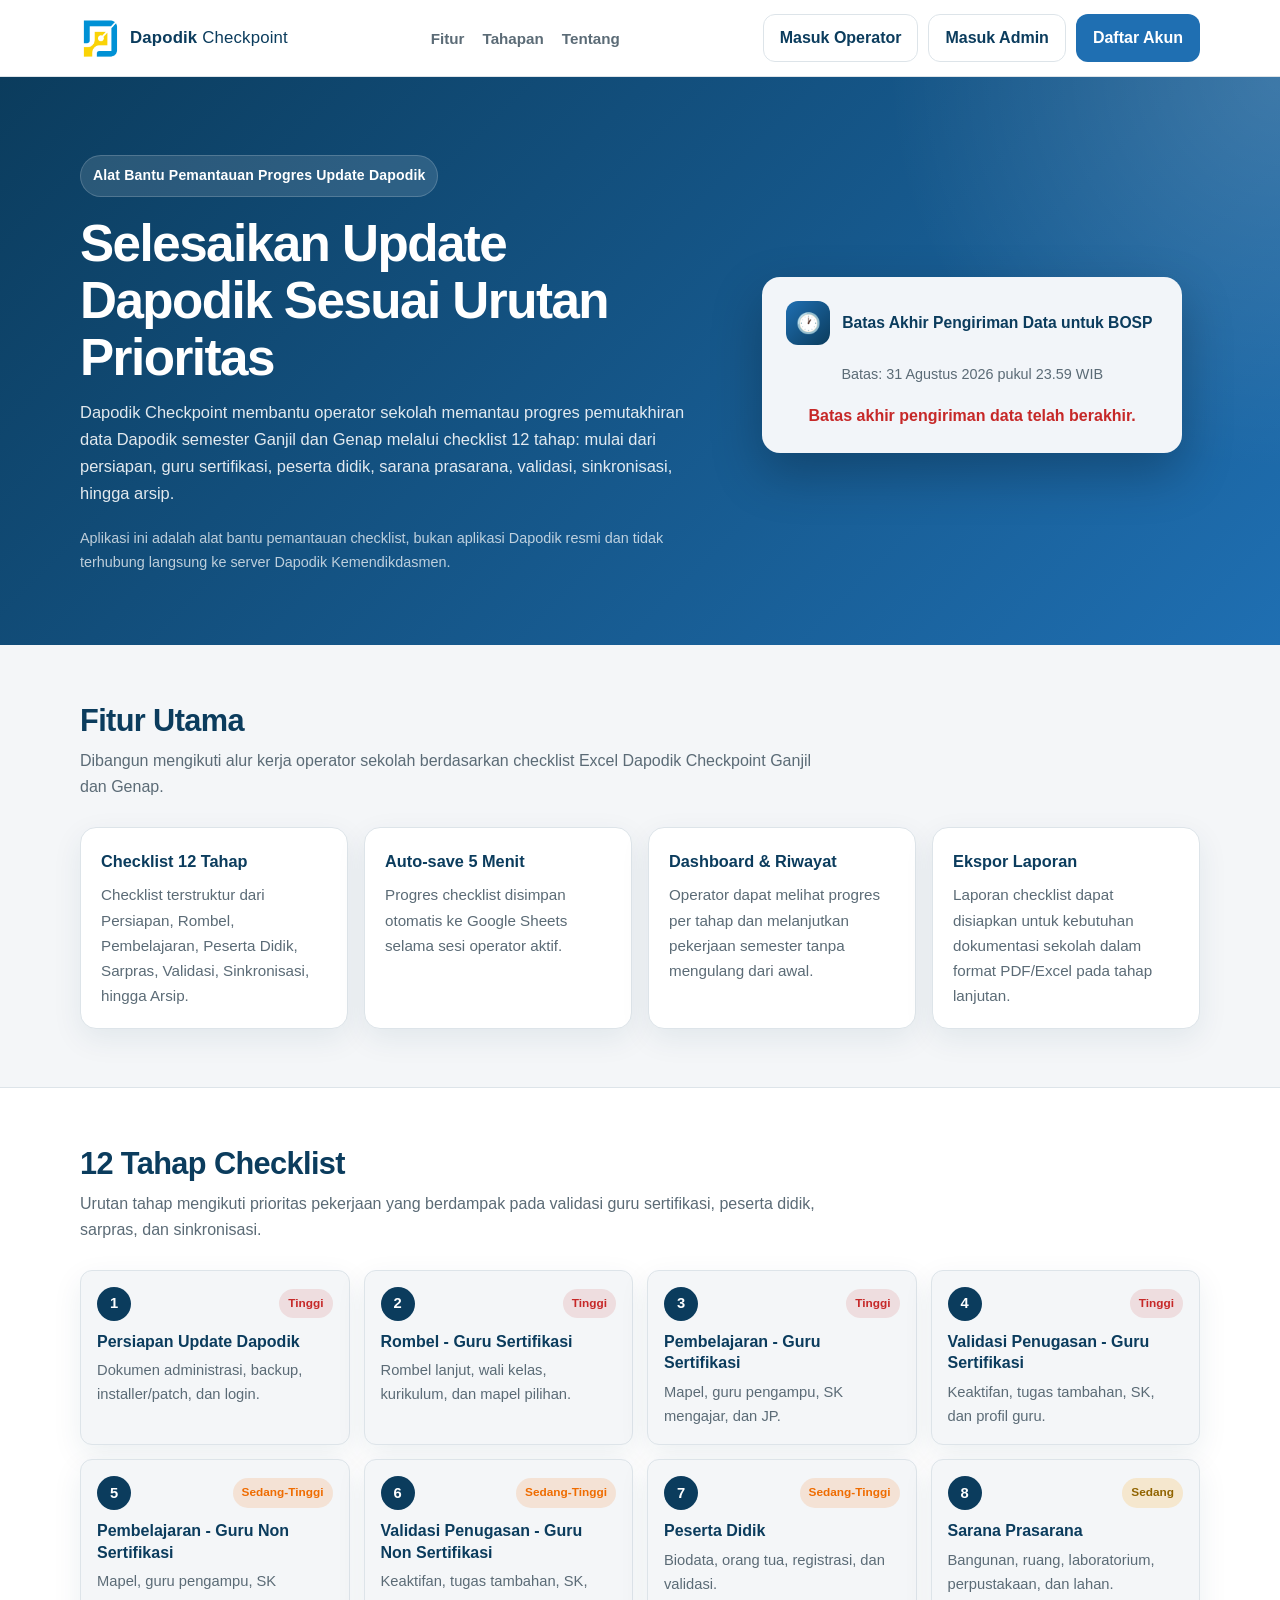
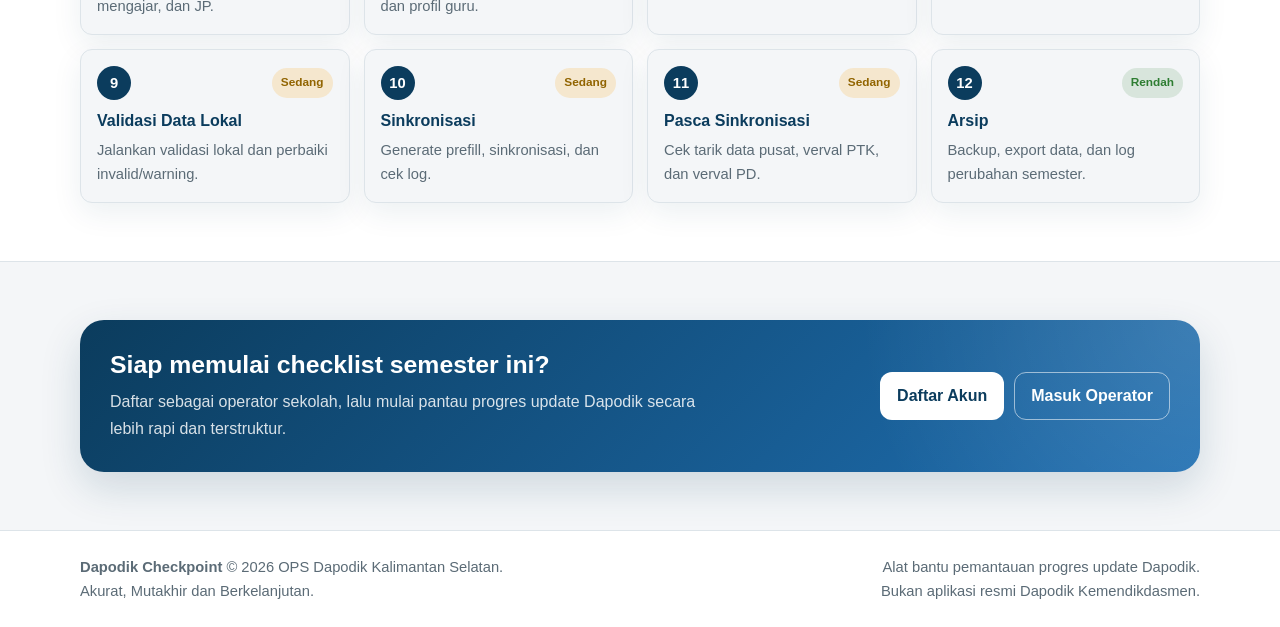
<file: index.html>
<!DOCTYPE html>
<html lang="id">
<head>
  <meta charset="UTF-8" />
  <meta name="viewport" content="width=device-width, initial-scale=1.0" />
  <title>Dapodik Checkpoint - Pantau Progres Update Dapodik</title>
  <meta name="description" content="Aplikasi checklist progres pemutakhiran Dapodik untuk operator sekolah." />

  <link rel="icon" type="image/png" href="assets/logo-dapodik.png" />
  <link rel="stylesheet" href="css/style.css" />
</head>
<body>
  <a class="skip-link" href="#main">Lewati ke konten</a>

  <header class="site-header">
    <div class="container header-inner">
      <a class="brand" href="#/">
        <img
          src="assets/logo-dapodik.png"
          alt="Logo Dapodik"
          class="brand-logo"
          onerror="this.style.display='none'"
        />
        <span class="brand-text">
          <strong>Dapodik</strong> Checkpoint
        </span>
      </a>

      <nav class="site-nav" aria-label="Navigasi utama">
        <a href="#fitur">Fitur</a>
        <a href="#tahapan">Tahapan</a>
        <a href="#tentang">Tentang</a>
      </nav>

      <div class="header-actions">
        <button class="btn btn-outline" data-action="open-login-operator">
          Masuk Operator
        </button>

        <button class="btn btn-outline" data-action="open-login-admin">
          Masuk Admin
        </button>

        <button class="btn btn-primary" data-action="open-register">
          Daftar Akun
        </button>
      </div>
    </div>
  </header>

  <main id="main">
<section class="hero">
  <div class="container hero-inner">
    <div class="hero-left">
      <div class="hero-badge">
        Alat Bantu Pemantauan Progres Update Dapodik
      </div>

      <h1>
        Selesaikan Update Dapodik Sesuai Urutan Prioritas
      </h1>

      <p>
        Dapodik Checkpoint membantu operator sekolah memantau progres
        pemutakhiran data Dapodik semester Ganjil dan Genap melalui
        checklist 12 tahap: mulai dari persiapan, guru sertifikasi,
        peserta didik, sarana prasarana, validasi, sinkronisasi,
        hingga arsip.
      </p>

      <div class="hero-note">
        Aplikasi ini adalah alat bantu pemantauan checklist, bukan aplikasi
        Dapodik resmi dan tidak terhubung langsung ke server Dapodik
        Kemendikdasmen.
      </div>
    </div>

    <div class="hero-right">
      <div id="bosp-countdown" class="bosp-card">
        <div class="bosp-head">
          <div class="bosp-icon">🕐</div>
          <div class="bosp-title">
            Batas Akhir Pengiriman Data untuk BOSP
          </div>
        </div>

        <div class="bosp-timer" id="bosp-timer">
          <div class="bosp-unit">
            <div class="bosp-value" id="bosp-hari">0</div>
            <div class="bosp-label">Hari</div>
          </div>
          <div class="bosp-unit">
            <div class="bosp-value" id="bosp-jam">00</div>
            <div class="bosp-label">Jam</div>
          </div>
          <div class="bosp-unit">
            <div class="bosp-value" id="bosp-menit">00</div>
            <div class="bosp-label">Menit</div>
          </div>
          <div class="bosp-unit">
            <div class="bosp-value" id="bosp-detik">00</div>
            <div class="bosp-label">Detik</div>
          </div>
        </div>

        <div class="bosp-date">
          Batas: 31 Agustus 2026 pukul 23.59 WIB
        </div>

        <div id="bosp-expired" class="bosp-expired" style="display: none;">
          Batas akhir pengiriman data telah berakhir.
        </div>
      </div>
    </div>
  </div>
</section>

    <section id="fitur" class="section">
            <div class="container">
        <div class="section-heading">
          <h2>Fitur Utama</h2>
          <p>
            Dibangun mengikuti alur kerja operator sekolah berdasarkan
            checklist Excel Dapodik Checkpoint Ganjil dan Genap.
          </p>
        </div>

        <div class="grid grid-4">
          <article class="card">
            <h3>Checklist 12 Tahap</h3>
            <p>
              Checklist terstruktur dari Persiapan, Rombel, Pembelajaran,
              Peserta Didik, Sarpras, Validasi, Sinkronisasi, hingga Arsip.
            </p>
          </article>

          <article class="card">
            <h3>Auto-save 5 Menit</h3>
            <p>
              Progres checklist disimpan otomatis ke Google Sheets selama
              sesi operator aktif.
            </p>
          </article>

          <article class="card">
            <h3>Dashboard & Riwayat</h3>
            <p>
              Operator dapat melihat progres per tahap dan melanjutkan
              pekerjaan semester tanpa mengulang dari awal.
            </p>
          </article>

          <article class="card">
            <h3>Ekspor Laporan</h3>
            <p>
              Laporan checklist dapat disiapkan untuk kebutuhan dokumentasi
              sekolah dalam format PDF/Excel pada tahap lanjutan.
            </p>
          </article>
        </div>
      </div>
    </section>

    <section id="tahapan" class="section section-alt">
      <div class="container">
        <div class="section-heading">
          <h2>12 Tahap Checklist</h2>
          <p>
            Urutan tahap mengikuti prioritas pekerjaan yang berdampak pada
            validasi guru sertifikasi, peserta didik, sarpras, dan sinkronisasi.
          </p>
        </div>

        <div class="stage-grid">
          <article class="stage-item">
            <div class="stage-top">
              <span class="stage-number">1</span>
              <span class="badge badge-red">Tinggi</span>
            </div>
            <strong>Persiapan Update Dapodik</strong>
            <p>Dokumen administrasi, backup, installer/patch, dan login.</p>
          </article>

          <article class="stage-item">
            <div class="stage-top">
              <span class="stage-number">2</span>
              <span class="badge badge-red">Tinggi</span>
            </div>
            <strong>Rombel - Guru Sertifikasi</strong>
            <p>Rombel lanjut, wali kelas, kurikulum, dan mapel pilihan.</p>
          </article>

          <article class="stage-item">
            <div class="stage-top">
              <span class="stage-number">3</span>
              <span class="badge badge-red">Tinggi</span>
            </div>
            <strong>Pembelajaran - Guru Sertifikasi</strong>
            <p>Mapel, guru pengampu, SK mengajar, dan JP.</p>
          </article>

          <article class="stage-item">
            <div class="stage-top">
              <span class="stage-number">4</span>
              <span class="badge badge-red">Tinggi</span>
            </div>
            <strong>Validasi Penugasan - Guru Sertifikasi</strong>
            <p>Keaktifan, tugas tambahan, SK, dan profil guru.</p>
          </article>

          <article class="stage-item">
            <div class="stage-top">
              <span class="stage-number">5</span>
              <span class="badge badge-orange">Sedang-Tinggi</span>
            </div>
            <strong>Pembelajaran - Guru Non Sertifikasi</strong>
            <p>Mapel, guru pengampu, SK mengajar, dan JP.</p>
          </article>

          <article class="stage-item">
            <div class="stage-top">
              <span class="stage-number">6</span>
              <span class="badge badge-orange">Sedang-Tinggi</span>
            </div>
            <strong>Validasi Penugasan - Guru Non Sertifikasi</strong>
            <p>Keaktifan, tugas tambahan, SK, dan profil guru.</p>
          </article>

          <article class="stage-item">
            <div class="stage-top">
              <span class="stage-number">7</span>
              <span class="badge badge-orange">Sedang-Tinggi</span>
            </div>
            <strong>Peserta Didik</strong>
            <p>Biodata, orang tua, registrasi, dan validasi.</p>
          </article>

          <article class="stage-item">
            <div class="stage-top">
              <span class="stage-number">8</span>
              <span class="badge badge-yellow">Sedang</span>
            </div>
            <strong>Sarana Prasarana</strong>
            <p>Bangunan, ruang, laboratorium, perpustakaan, dan lahan.</p>
          </article>

          <article class="stage-item">
            <div class="stage-top">
              <span class="stage-number">9</span>
              <span class="badge badge-yellow">Sedang</span>
            </div>
            <strong>Validasi Data Lokal</strong>
            <p>Jalankan validasi lokal dan perbaiki invalid/warning.</p>
          </article>

          <article class="stage-item">
            <div class="stage-top">
              <span class="stage-number">10</span>
              <span class="badge badge-yellow">Sedang</span>
            </div>
            <strong>Sinkronisasi</strong>
            <p>Generate prefill, sinkronisasi, dan cek log.</p>
          </article>

          <article class="stage-item">
            <div class="stage-top">
              <span class="stage-number">11</span>
              <span class="badge badge-yellow">Sedang</span>
            </div>
            <strong>Pasca Sinkronisasi</strong>
            <p>Cek tarik data pusat, verval PTK, dan verval PD.</p>
          </article>

          <article class="stage-item">
            <div class="stage-top">
              <span class="stage-number">12</span>
              <span class="badge badge-green">Rendah</span>
            </div>
            <strong>Arsip</strong>
            <p>Backup, export data, dan log perubahan semester.</p>
          </article>
        </div>
      </div>
    </section>

    <section id="tentang" class="section">
      <div class="container">
        <div class="cta-box">
          <div>
            <h2>Siap memulai checklist semester ini?</h2>
            <p>
              Daftar sebagai operator sekolah, lalu mulai pantau progres
              update Dapodik secara lebih rapi dan terstruktur.
            </p>
          </div>

          <div class="cta-actions">
            <button class="btn btn-light" data-action="open-register">
              Daftar Akun
            </button>

            <button class="btn btn-outline-light" data-action="open-login-operator">
              Masuk Operator
            </button>
          </div>
        </div>
      </div>
    </section>
  </main>

  <footer class="site-footer">
    <div class="container footer-inner">
      <div>
        <strong>Dapodik Checkpoint</strong>
        <span id="footer-year"></span>&nbsp;OPS Dapodik Kalimantan Selatan.<br>
        Akurat, Mutakhir dan Berkelanjutan.
      </div>

      <div class="footer-note">
        Alat bantu pemantauan progres update Dapodik.<br>
		Bukan aplikasi resmi Dapodik Kemendikdasmen.
      </div>
    </div>
  </footer>

  <script src="js/config.js"></script>
  <script src="js/app.js"></script>
  <script src="js/notifikasi.js"></script>
  <script src="js/countdown-bosp.js"></script>
</body>
</html>
</file>
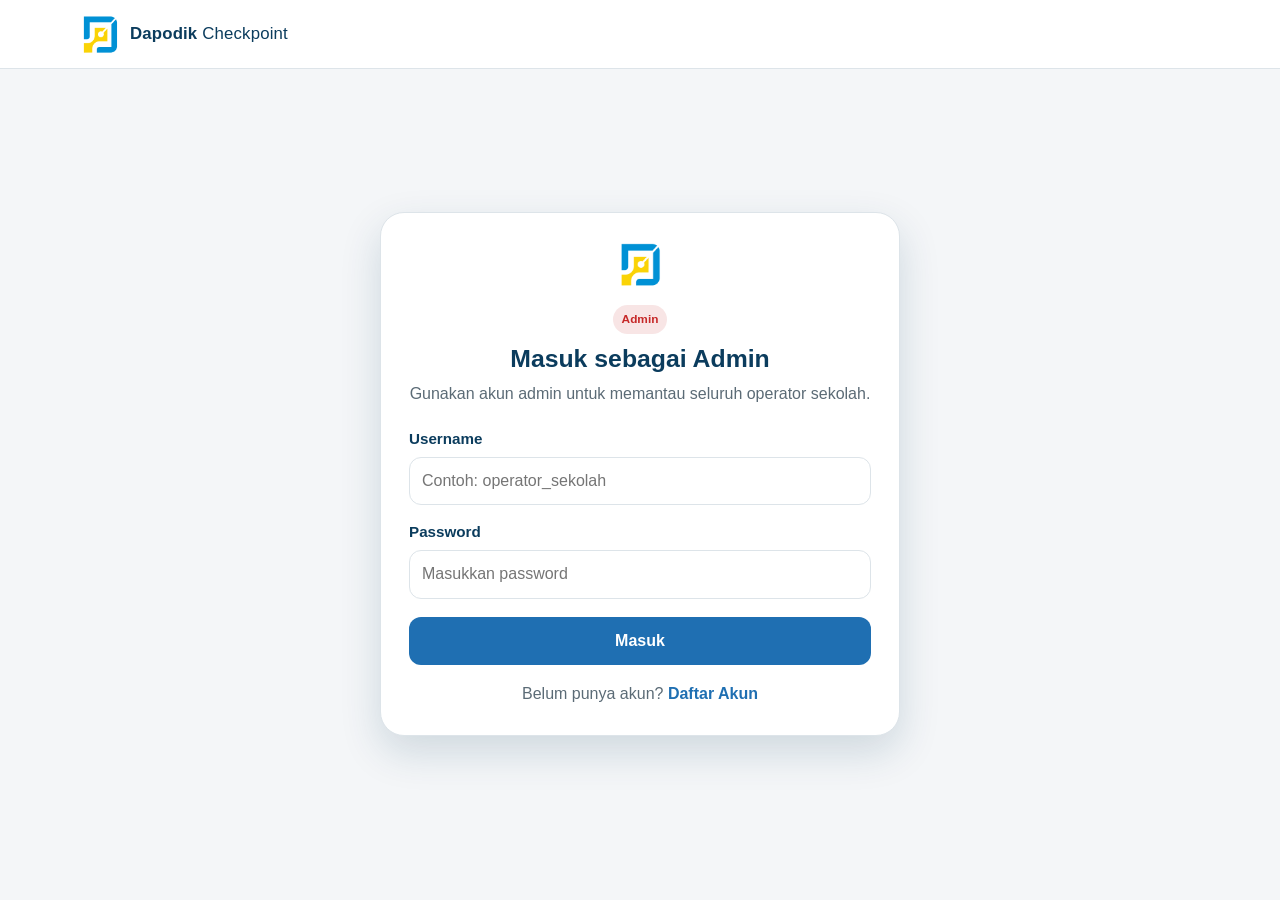
<file: admin-profil.html>
<!DOCTYPE html>
<html lang="id">
<head>
  <meta charset="UTF-8" />
  <meta name="viewport" content="width=device-width, initial-scale=1.0" />
  <title>Profil Admin - Dapodik Checkpoint</title>

  <link rel="icon" type="image/png" href="assets/logo-dapodik.png" />
  <link rel="stylesheet" href="css/style.css" />
</head>
<body>
  <header class="site-header">
    <div class="container header-inner">
      <a class="brand" href="admin.html">
        <img
          src="assets/logo-dapodik.png"
          alt="Logo Dapodik"
          class="brand-logo"
          onerror="this.style.display='none'"
        />
        <span class="brand-text">
          <strong>Dapodik</strong> Checkpoint
        </span>
      </a>

      <div class="header-actions">
        <a class="btn btn-outline" href="admin.html">Dashboard Admin</a>
        <a class="btn btn-outline" href="admin-profil.html">Profil Admin</a>
        <div class="dropdown-container">
          <button id="admin-profil-dropdown-toggle" class="btn btn-primary" type="button">
            Ubah Profil ▼
          </button>

          <div id="admin-profil-dropdown-menu" class="dropdown-menu" style="display: none;">
            <button class="dropdown-item" data-section="admin-data">
              📝 Ubah Data Admin
            </button>
            <button class="dropdown-item" data-section="admin-password">
              🔒 Ubah Password
            </button>
          </div>
        </div>
        <button id="logout-button" class="btn btn-outline" type="button">
          Keluar
        </button>
      </div>
    </div>
  </header>

  <main class="section">
    <div class="container" id="admin-profil-page">
      <div id="admin-profil-message" class="alert" role="alert"></div>

      <section class="card">
        <h2 class="dashboard-title">Profil Admin</h2>

        <div class="profile-list">
          <div class="profile-item">
            <span>Role</span>
            <strong id="admin-profil-role-badge" class="badge badge-red">Admin</strong>
          </div>

          <div class="profile-item">
            <span>Nama</span>
            <strong id="admin-profil-nama">-</strong>
          </div>

          <div class="profile-item">
            <span>Username</span>
            <strong id="admin-profil-username">-</strong>
          </div>

          <div class="profile-item">
            <span>Email</span>
            <strong id="admin-profil-email">-</strong>
          </div>

          <div class="profile-item">
            <span>No. HP / WA</span>
            <strong id="admin-profil-no-hp">-</strong>
          </div>
        </div>
      </section>

      <!-- Section 1: Ubah Data Admin -->
      <section class="card" id="section-admin-data" style="display: none; margin-top: 16px;">
        <div class="section-header-with-close">
          <h2 class="dashboard-title">Ubah Data Admin</h2>
          <button class="btn-close-section" data-section="admin-data" type="button">×</button>
        </div>

        <div id="admin-data-message" class="alert" role="alert"></div>

        <form id="admin-data-form" novalidate>
          <div class="form-grid-2">
            <div class="field">
              <label for="admin-nama-operator">Nama</label>
              <input
                type="text"
                id="admin-nama-operator"
                placeholder="Contoh: Administrator"
              />
            </div>

            <div class="field">
              <label for="admin-email">Email</label>
              <input
                type="email"
                id="admin-email"
                autocomplete="email"
                placeholder="Contoh: admin@sekolah.sch.id"
              />
            </div>

            <div class="field">
              <label for="admin-no-hp">No. HP / WA</label>
              <input
                type="text"
                id="admin-no-hp"
                inputmode="tel"
                placeholder="Contoh: 081234567890"
              />
            </div>
          </div>

          <div class="form-actions">
            <button
              type="submit"
              id="admin-data-submit"
              class="btn btn-primary btn-block"
            >
              Simpan Data Admin
            </button>
          </div>
        </form>
      </section>

      <!-- Section 2: Ubah Password -->
      <section class="card" id="section-admin-password" style="display: none; margin-top: 16px;">
        <div class="section-header-with-close">
          <h2 class="dashboard-title">Ubah Password</h2>
          <button class="btn-close-section" data-section="admin-password" type="button">×</button>
        </div>

        <div id="admin-password-message" class="alert" role="alert"></div>

        <form id="admin-password-form" novalidate>
          <div class="form-grid">
            <div class="field">
              <label for="admin-current-password">Password Lama</label>
              <input
                type="password"
                id="admin-current-password"
                autocomplete="current-password"
                placeholder="Masukkan password lama"
              />
            </div>

            <div class="field">
              <label for="admin-new-password">Password Baru</label>
              <input
                type="password"
                id="admin-new-password"
                autocomplete="new-password"
                placeholder="Minimal 8 karakter"
              />
            </div>

            <div class="field">
              <label for="admin-confirm-password">Konfirmasi Password Baru</label>
              <input
                type="password"
                id="admin-confirm-password"
                autocomplete="new-password"
                placeholder="Ulangi password baru"
              />
            </div>
          </div>

          <div class="form-actions">
            <button
              type="submit"
              id="admin-password-submit"
              class="btn btn-primary btn-block"
            >
              Simpan Password
            </button>
          </div>
        </form>
      </section>

    </div>
  </main>

  <script src="js/config.js"></script>
  <script src="js/api.js"></script>
  <script src="js/auth.js"></script>
  <script src="js/admin-profil.js"></script>
  <script src="js/notifikasi.js"></script>
</body>
</html>
</file>
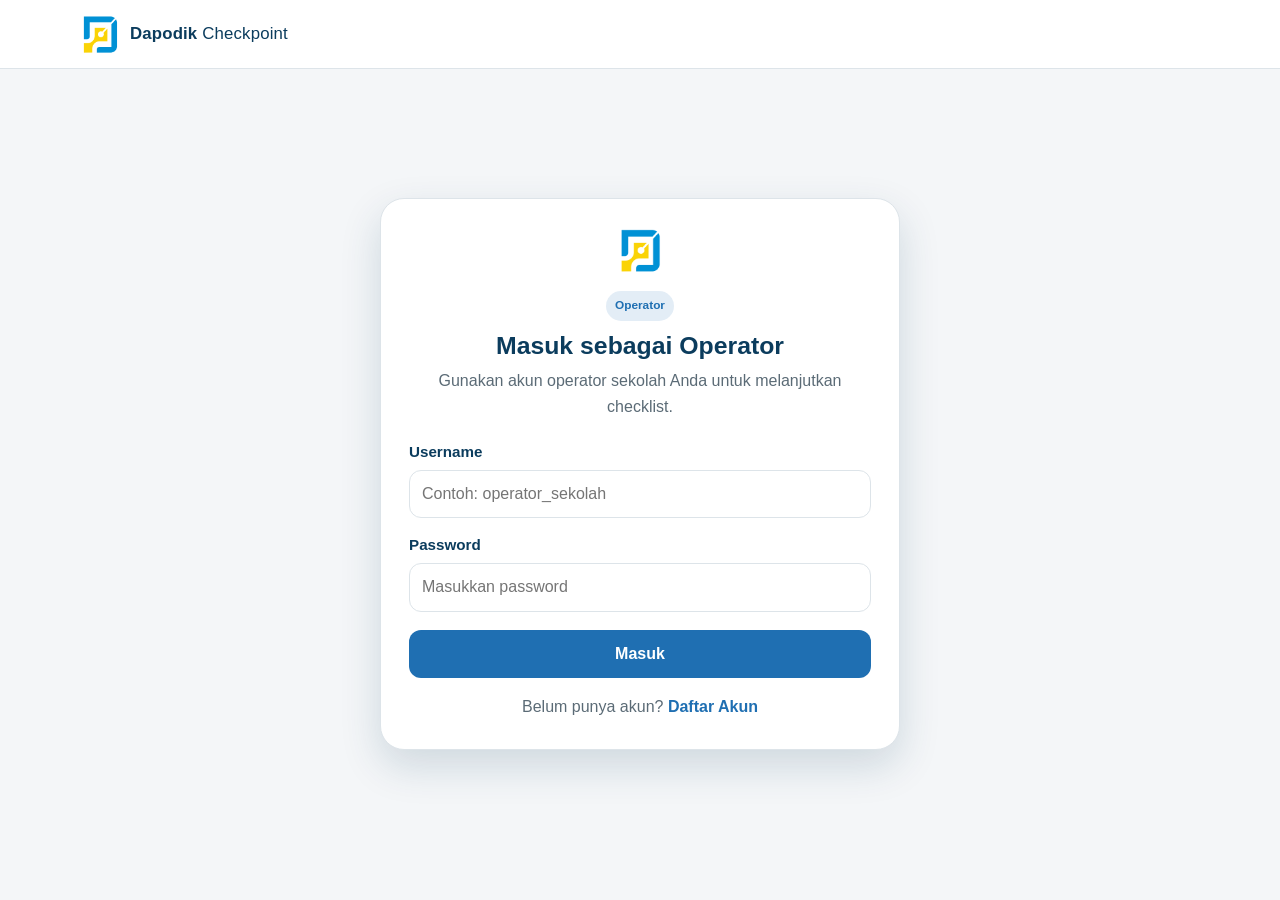
<file: checklist.html>
<!DOCTYPE html>
<html lang="id">
<head>
  <meta charset="UTF-8" />
  <meta name="viewport" content="width=device-width, initial-scale=1.0" />
  <title>Checklist - Dapodik Checkpoint</title>

  <link rel="icon" type="image/png" href="assets/logo-dapodik.png" />
  <link rel="stylesheet" href="css/style.css" />
</head>
<body>
  <header class="site-header">
    <div class="container header-inner">
      <a class="brand" href="dashboard.html">
        <img
          src="assets/logo-dapodik.png"
          alt="Logo Dapodik"
          class="brand-logo"
          onerror="this.style.display='none'"
        />
        <span class="brand-text">
          <strong>Dapodik</strong> Checkpoint
        </span>
      </a>

      <div class="header-actions">
        <a class="btn btn-outline" href="dashboard.html">Dashboard</a>
      </div>
    </div>
  </header>

  <main class="section">
    <div class="container" id="checklist-page">
      <div id="checklist-message" class="alert" role="alert"></div>

      <section class="card checklist-toolbar">
        <div class="toolbar-grid">
          <div class="field">
            <label for="checklist-semester">Semester</label>
            <select id="checklist-semester" class="select-input">
              <option value="Ganjil">Ganjil</option>
              <option value="Genap">Genap</option>
            </select>
          </div>

          <div class="field">
            <label for="checklist-tahun">Tahun Pelajaran</label>
            <select id="checklist-tahun" class="select-input">
            </select>
          </div>

          <div class="field">
            <label>Metode Update</label>
            <div class="radio-group">
              <label class="radio-pill">
                <input
                  type="radio"
                  name="metode-update"
                  value="Installer"
                  checked
                />
                Installer
              </label>

              <label class="radio-pill">
                <input
                  type="radio"
                  name="metode-update"
                  value="Patch"
                />
                Patch
              </label>
            </div>
          </div>
        </div>

        <div class="btn-group">
          <button id="reload-checklist-button" class="btn btn-outline" type="button">
            Muat Ulang
          </button>

          <button id="save-checklist-button" class="btn btn-primary" type="button">
            Simpan Sekarang
          </button>
        </div>

        <div id="save-status" class="muted">
          Tidak ada perubahan yang belum disimpan
        </div>

        <div class="progress-summary checklist-progress-summary">
          <div class="progress-total-percent" id="checklist-total-percent">0%</div>

          <div class="progress-track">
            <div
              id="checklist-total-bar"
              class="progress-fill"
              style="width: 0%"
            ></div>
          </div>

          <div id="checklist-total-checked" class="muted">
            0 dari 0 item tercentang
          </div>
        </div>
      </section>

      <div class="checklist-layout">
        <aside class="checklist-sidebar" id="stage-nav"></aside>
        <section class="checklist-content" id="checklist-content"></section>
      </div>
    </div>
  </main>

  <script src="js/config.js"></script>
  <script src="js/api.js"></script>
  <script src="js/auth.js"></script>
  <script src="js/tahun-pelajaran.js"></script>  
  <script src="js/checklist.js"></script>
  <script src="js/checklist-save-patch.js"></script>
  <script src="js/notifikasi.js"></script>
</body>
</html>
</file>
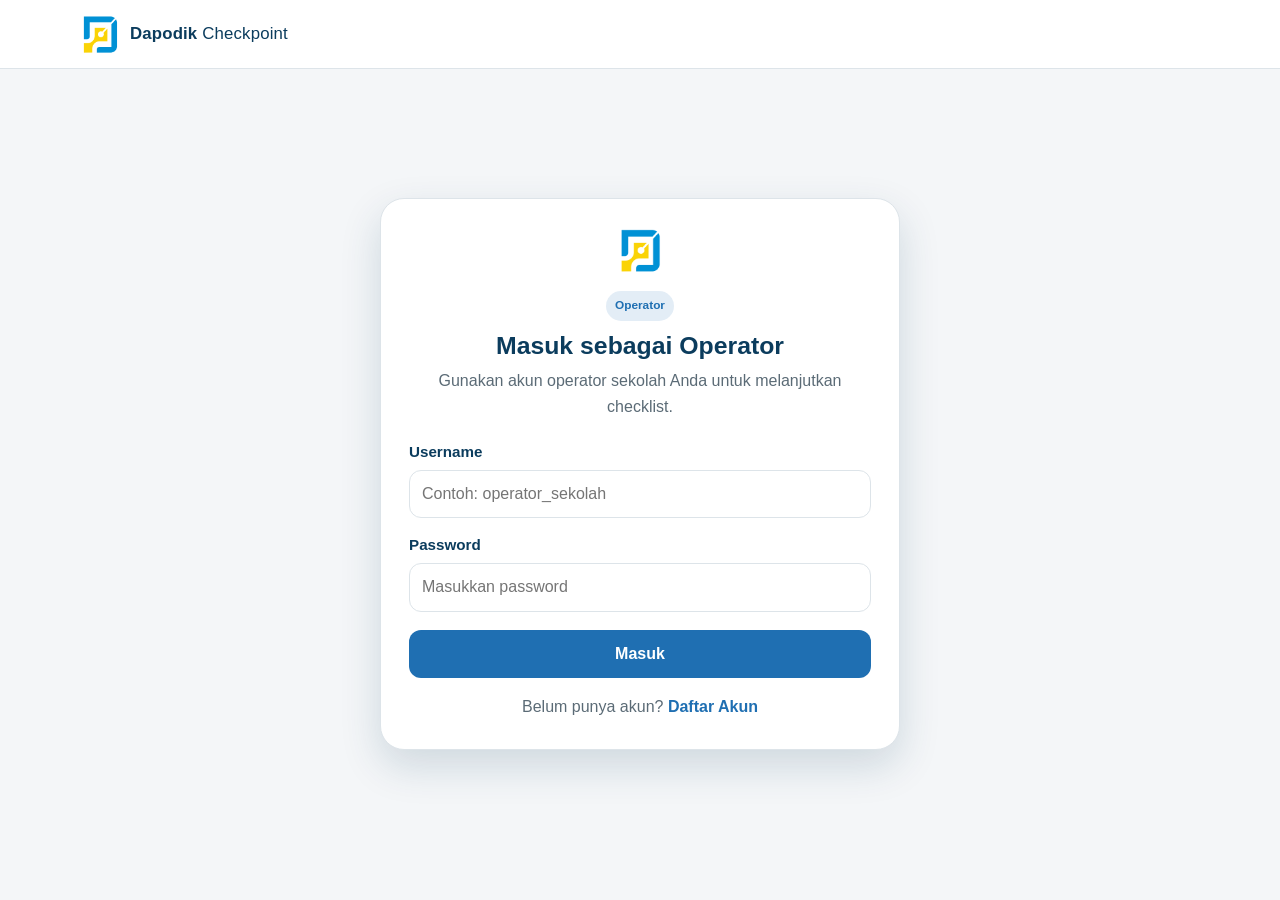
<file: dashboard.html>
<!DOCTYPE html>
<html lang="id">
<head>
  <meta charset="UTF-8" />
  <meta name="viewport" content="width=device-width, initial-scale=1.0" />
  <title>Dashboard Operator - Dapodik Checkpoint</title>

  <link rel="icon" type="image/png" href="assets/logo-dapodik.png" />
  <link rel="stylesheet" href="css/style.css" />
</head>
<body>
  <header class="site-header">
    <div class="container header-inner">
      <a class="brand" href="index.html">
        <img
          src="assets/logo-dapodik.png"
          alt="Logo Dapodik"
          class="brand-logo"
          onerror="this.style.display='none'"
        />
        <span class="brand-text">
          <strong>Dapodik</strong> Checkpoint
        </span>
      </a>

      <div class="header-actions">
        <a class="btn btn-outline" href="profil.html">Profil</a>
        <a class="btn btn-outline" href="riwayat.html">Riwayat</a>
        <a class="btn btn-outline" href="export.html">Ekspor</a>

        <button id="logout-button" class="btn btn-outline">
          Keluar
        </button>
      </div>
    </div>
  </header>

  <main class="section">
    <div class="container" id="dashboard-page">
      <div id="dashboard-message" class="alert" role="alert"></div>

      <div class="dashboard-grid">
        <section class="card dashboard-card">
          <h2 class="dashboard-title">Profil</h2>

          <div class="profile-list">
            <div class="profile-item">
              <span>Role</span>
              <strong id="profile-role-badge" class="badge badge-blue">-</strong>
            </div>

            <div class="profile-item">
              <span>Nama Sekolah</span>
              <strong id="profile-sekolah">-</strong>
            </div>

            <div class="profile-item">
              <span>NPSN</span>
              <strong id="profile-npsn">-</strong>
            </div>

            <div class="profile-item">
              <span>Nama Operator</span>
              <strong id="profile-nama">-</strong>
            </div>

            <div class="profile-item">
              <span>Username</span>
              <strong id="profile-username">-</strong>
            </div>

            <div class="profile-item">
              <span>Email</span>
              <strong id="profile-email">-</strong>
            </div>
          </div>
        </section>

        <section class="card dashboard-card">
          <h2 class="dashboard-title">Periode Checklist</h2>

          <div class="period-controls">
            <div class="field">
              <label for="period-semester">Semester</label>
              <select id="period-semester" class="select-input">
                <option value="Ganjil">Ganjil</option>
                <option value="Genap">Genap</option>
              </select>
            </div>

            <div class="field">
              <label for="period-tahun">Tahun Pelajaran</label>
              <select id="period-tahun" class="select-input"></select>
              <p class="field-hint">
                Format yang valid: 2026/2027
              </p>
            </div>

            <div class="btn-group">
              <button id="load-progress-button" class="btn btn-outline btn-block" type="button">
                Muat Progres
              </button>

              <button id="continue-checklist-button" class="btn btn-primary btn-block" type="button">
                Lanjutkan Checklist
              </button>
            </div>
          </div>
        </section>

        <section class="card dashboard-card">
          <h2 class="dashboard-title">Progres Keseluruhan</h2>

          <div class="progress-summary">
            <div class="progress-total-percent" id="total-percent">0%</div>

            <div class="progress-track">
              <div
                id="total-bar"
                class="progress-fill"
                style="width: 0%"
              ></div>
            </div>

            <div id="total-checked" class="muted">
              0 dari 0 item tercentang
            </div>

            <div id="total-weight-info" class="muted">
              Bobot tercentang: 0 dari 0
            </div>
          </div>
        </section>
      </div>

      <section class="card">
        <h2 class="dashboard-title">Progres per Tahap</h2>
        <div id="stage-list" class="stage-list"></div>
      </section>
    </div>
  </main>

  <script src="js/config.js"></script>
  <script src="js/api.js"></script>
  <script src="js/auth.js"></script>
  <script src="js/dashboard.js"></script>
  <script src="js/tahun-pelajaran.js"></script>
  <script src="js/notifikasi.js"></script>
</body>
</html>
</file>
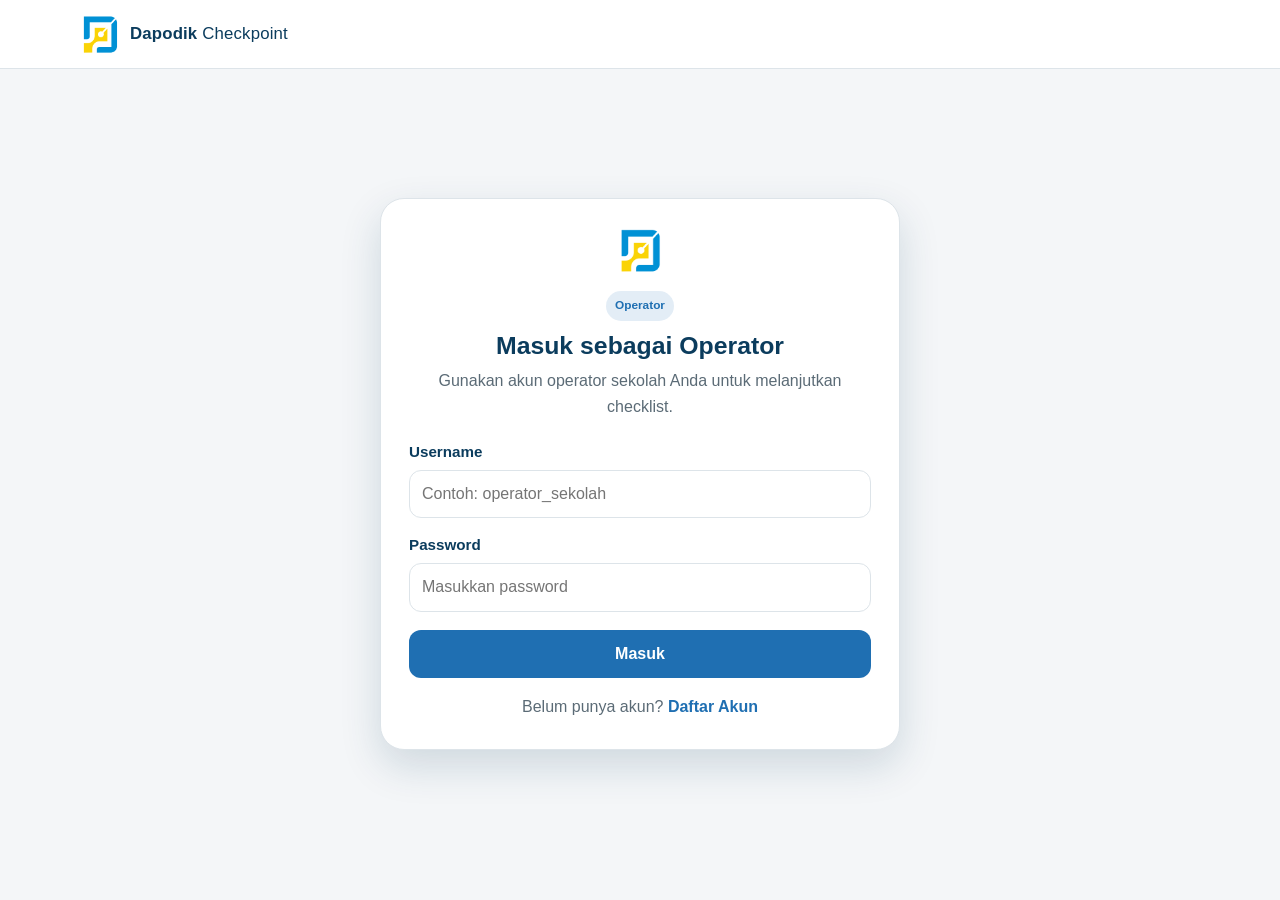
<file: login.html>
<!DOCTYPE html>
<html lang="id">
<head>
  <meta charset="UTF-8" />
  <meta name="viewport" content="width=device-width, initial-scale=1.0" />
  <title>Masuk - Dapodik Checkpoint</title>
  <meta name="description" content="Masuk ke aplikasi Dapodik Checkpoint." />

  <link rel="icon" type="image/png" href="assets/logo-dapodik.png" />
  <link rel="stylesheet" href="css/style.css" />
</head>
<body>
  <header class="site-header">
    <div class="container header-inner">
      <a class="brand" href="index.html">
        <img
          src="assets/logo-dapodik.png"
          alt="Logo Dapodik"
          class="brand-logo"
          onerror="this.style.display='none'"
        />
        <span class="brand-text">
          <strong>Dapodik</strong> Checkpoint
        </span>
      </a>
    </div>
  </header>

  <main class="auth-page">
    <div class="container">
      <div class="auth-card">
        <div class="auth-brand">
          <img
            src="assets/logo-dapodik.png"
            alt="Logo Dapodik"
            onerror="this.style.display='none'"
          />
        </div>

        <div class="auth-head">
          <span id="login-role-badge" class="badge badge-blue">Operator</span>
          <h1 id="login-title" class="auth-title">Masuk sebagai Operator</h1>
          <p id="login-subtitle" class="auth-sub">
            Gunakan akun operator sekolah Anda untuk melanjutkan checklist.
          </p>
        </div>

        <div id="login-message" class="alert" role="alert"></div>

        <form id="login-form" novalidate>
          <div class="form-grid">
            <div class="field">
              <label for="login-username">Username</label>
              <input
                type="text"
                id="login-username"
                name="username"
                autocomplete="username"
                placeholder="Contoh: operator_sekolah"
              />
            </div>

            <div class="field">
              <label for="login-password">Password</label>
              <input
                type="password"
                id="login-password"
                name="password"
                autocomplete="current-password"
                placeholder="Masukkan password"
              />
            </div>
          </div>

          <div class="form-actions">
            <button type="submit" id="login-submit" class="btn btn-primary btn-block">
              Masuk
            </button>
          </div>
        </form>

        <div class="auth-footer">
          Belum punya akun?
          <a class="muted-link" href="register.html">Daftar Akun</a>
        </div>
      </div>
    </div>
  </main>

  <script src="js/config.js"></script>
  <script src="js/api.js"></script>
  <script src="js/auth.js"></script>
  <script src="js/notifikasi.js"></script>
</body>
</html>
</file>
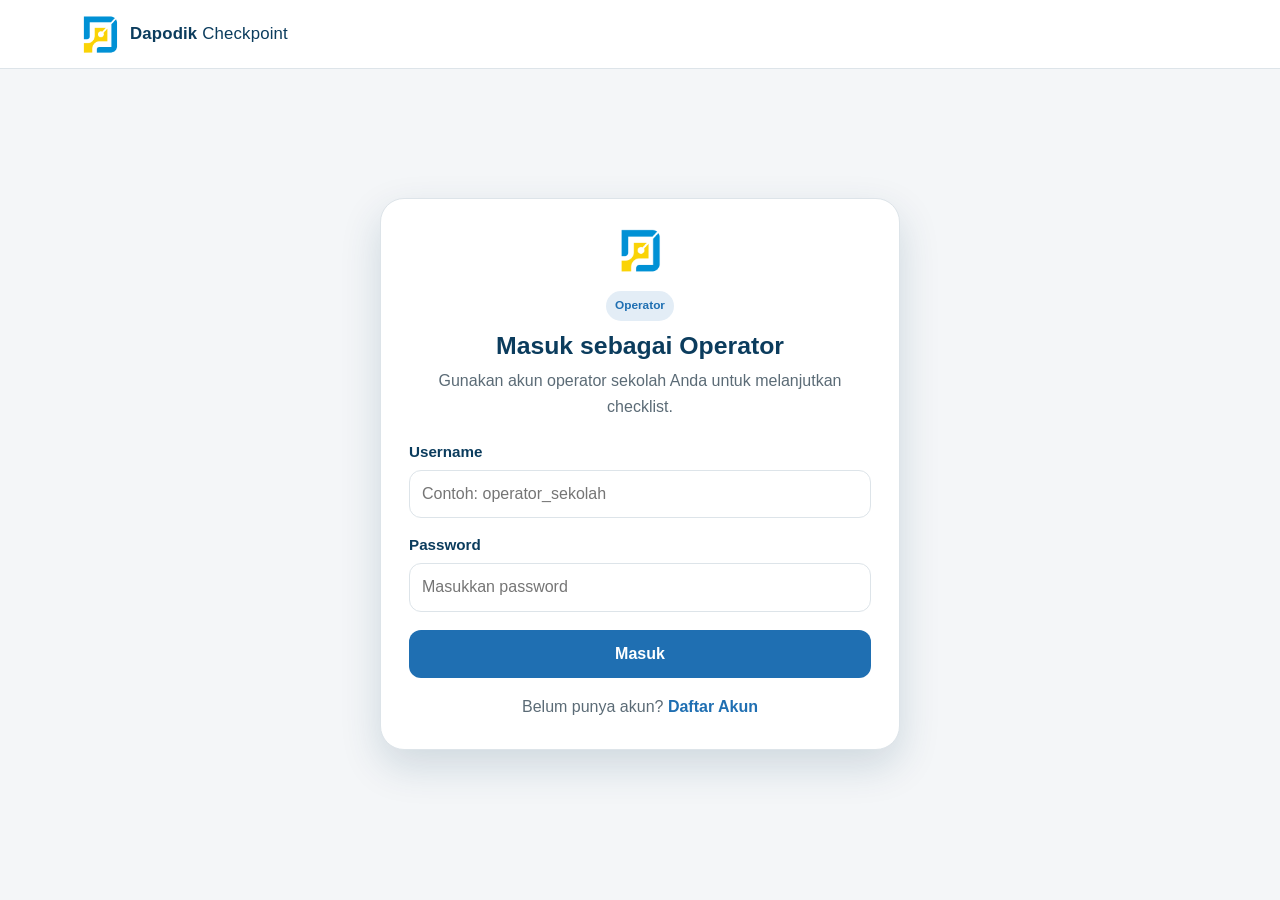
<file: profil.html>
<!DOCTYPE html>
<html lang="id">
<head>
  <meta charset="UTF-8" />
  <meta name="viewport" content="width=device-width, initial-scale=1.0" />
  <title>Profil - Dapodik Checkpoint</title>

  <link rel="icon" type="image/png" href="assets/logo-dapodik.png" />
  <link rel="stylesheet" href="css/style.css" />
</head>
<body>
  <header class="site-header">
    <div class="container header-inner">
      <a class="brand" href="dashboard.html">
        <img
          src="assets/logo-dapodik.png"
          alt="Logo Dapodik"
          class="brand-logo"
          onerror="this.style.display='none'"
        />
        <span class="brand-text">
          <strong>Dapodik</strong> Checkpoint
        </span>
      </a>

            <div class="header-actions">
        <a class="btn btn-outline" href="dashboard.html">Dashboard</a>
        <a class="btn btn-outline" href="checklist.html">Checklist</a>
        <a class="btn btn-outline" href="riwayat.html">Riwayat</a>

        <div class="dropdown-container">
          <button id="profil-dropdown-toggle" class="btn btn-primary" type="button">
            Ubah Profil ▼
          </button>

          <div id="profil-dropdown-menu" class="dropdown-menu" style="display: none;">
            <button class="dropdown-item" data-section="user-data">
              📝 Ubah Data OPS
            </button>
               <button class="dropdown-item" data-section="kepsek-data">
              🏫 Ubah Data KEPSEK
            </button>
            <button class="dropdown-item" data-section="password">
              🔒 Ubah Password
            </button>
          </div>
        </div>

        <button id="logout-button" class="btn btn-outline" type="button">
          Keluar
        </button>
      </div>
    </div>
  </header>

    <main class="section">
    <div class="container" id="profil-page">
      <div id="profil-message" class="alert" role="alert"></div>

      <section class="card">
        <h2 class="dashboard-title">Profil Operator</h2>

        <div class="profile-list">
          <div class="profile-item">
            <span>Role</span>
            <strong id="profil-role-badge" class="badge badge-blue">-</strong>
          </div>

          <div class="profile-item">
            <span>Nama Operator</span>
            <strong id="profil-nama">-</strong>
          </div>

          <div class="profile-item">
            <span>Nama Sekolah</span>
            <strong id="profil-sekolah">-</strong>
          </div>

          <div class="profile-item">
            <span>NPSN</span>
            <strong id="profil-npsn">-</strong>
          </div>

          <div class="profile-item">
            <span>Username</span>
            <strong id="profil-username">-</strong>
          </div>

          <div class="profile-item">
            <span>Email</span>
            <strong id="profil-email">-</strong>
          </div>

          <div class="profile-item">
            <span>No. HP / WA</span>
            <strong id="profil-no-hp">-</strong>
          </div>

          <div class="profile-item">
            <span>Status Kepegawaian Operator</span>
            <strong id="profil-status-kepegawaian-operator">-</strong>
          </div>

          <div class="profile-item">
            <span id="profil-nip-operator-label">NIP/NIY Operator</span>
            <strong id="profil-nip-operator">-</strong>
          </div>

          <div class="profile-item">
            <span>Nama Kepala Sekolah</span>
            <strong id="profil-kepsek-nama">-</strong>
          </div>

          <div class="profile-item">
            <span>Status Kepegawaian Kepala Sekolah</span>
            <strong id="profil-kepsek-status">-</strong>
          </div>

          <div class="profile-item">
            <span id="profil-nip-kepsek-label">NIP/NIY Kepala Sekolah</span>
            <strong id="profil-nip-kepsek">-</strong>
          </div>
        </div>
      </section>

      <!-- Section 1: Ubah Data Operator -->
      <section class="card" id="section-user-data" style="display: none; margin-top: 16px;">
        <div class="section-header-with-close">
          <h2 class="dashboard-title">Ubah Data Operator</h2>
          <button class="btn-close-section" data-section="user-data" type="button">×</button>
        </div>

        <div id="profile-user-data-message" class="alert" role="alert"></div>

        <form id="profile-user-data-form" novalidate>
          <div class="form-grid-2">
            <div class="field">
              <label for="profile-nama-operator">Nama Operator</label>
              <input
                type="text"
                id="profile-nama-operator"
                placeholder="Contoh: Budi Santoso"
              />
            </div>

            <div class="field">
              <label for="profile-nama-sekolah">Nama Sekolah</label>
              <input
                type="text"
                id="profile-nama-sekolah"
                placeholder="Contoh: SMA Negeri 1 Contoh"
              />
            </div>

            <div class="field">
              <label for="profile-npsn">NPSN</label>
              <input
                type="text"
                id="profile-npsn"
                inputmode="numeric"
                maxlength="8"
                placeholder="8 digit NPSN"
              />
              <p class="field-hint">
                Harus tepat 8 digit angka.
              </p>
            </div>

            <div class="field">
              <label for="profile-email">Email</label>
              <input
                type="email"
                id="profile-email"
                autocomplete="email"
                placeholder="Contoh: operator@sekolah.sch.id"
              />
            </div>

            <div class="field">
              <label for="profile-no-hp">No. HP / WA</label>
              <input
                type="text"
                id="profile-no-hp"
                inputmode="tel"
                placeholder="Contoh: 081234567890"
              />
            </div>

            <div class="field">
              <label for="profile-status-kepegawaian-operator">Status Kepegawaian Operator</label>
              <select id="profile-status-kepegawaian-operator" class="select-input">
                <option value="">Pilih Status</option>
                <option value="PNS">PNS</option>
                <option value="Non-PNS">Non-PNS</option>
              </select>
            </div>

            <div class="field">
              <label id="profile-nip-operator-form-label" for="profile-nip-operator-input">
                NIP/NIY Operator
              </label>
              <input
                type="text"
                id="profile-nip-operator-input"
                placeholder="Contoh: 199001012015031001"
              />
            </div>
          </div>

          <div class="form-actions">
            <button
              type="submit"
              id="profile-user-data-submit"
              class="btn btn-primary btn-block"
            >
              SIMPAN DATA
            </button>
          </div>
        </form>
      </section>

      <!-- Section 2: Ubah Password -->
      <section class="card" id="section-password" style="display: none; margin-top: 16px;">
        <div class="section-header-with-close">
          <h2 class="dashboard-title">Ubah Password</h2>
          <button class="btn-close-section" data-section="password" type="button">×</button>
        </div>

        <div id="profil-message-password" class="alert" role="alert"></div>

        <form id="profil-change-password-form" novalidate>
          <div class="form-grid">
            <div class="field">
              <label for="profil-current-password">Password Lama</label>
              <input
                type="password"
                id="profil-current-password"
                autocomplete="current-password"
                placeholder="Masukkan password lama"
              />
            </div>

            <div class="field">
              <label for="profil-new-password">Password Baru</label>
              <input
                type="password"
                id="profil-new-password"
                autocomplete="new-password"
                placeholder="Minimal 8 karakter"
              />
            </div>

            <div class="field">
              <label for="profil-confirm-password">Konfirmasi Password Baru</label>
              <input
                type="password"
                id="profil-confirm-password"
                autocomplete="new-password"
                placeholder="Ulangi password baru"
              />
            </div>
          </div>

          <div class="form-actions">
            <button
              type="submit"
              id="profil-submit"
              class="btn btn-primary btn-block"
            >
              SIMPAN PASSWORD
            </button>
          </div>
        </form>
      </section>

      <!-- Section 3: Ubah Data Kepala Sekolah -->
      <section class="card" id="section-kepsek-data" style="display: none; margin-top: 16px;">
        <div class="section-header-with-close">
          <h2 class="dashboard-title">Ubah Data Kepala Sekolah</h2>
          <button class="btn-close-section" data-section="kepsek-data" type="button">×</button>
        </div>

        <div id="profile-data-message" class="alert" role="alert"></div>

        <form id="profile-data-form" novalidate>
          <div class="form-grid-2">
            <div class="field">
              <label for="profile-kepsek-nama-input">Nama Kepala Sekolah</label>
              <input
                type="text"
                id="profile-kepsek-nama-input"
                placeholder="Contoh: Ika Kartika, S.Pd., M.Pd."
              />
            </div>

            <div class="field">
              <label for="profile-kepsek-status-input">Status Kepegawaian Kepala Sekolah</label>
              <select id="profile-kepsek-status-input" class="select-input">
                <option value="">Pilih Status</option>
                <option value="PNS">PNS</option>
                <option value="Non-PNS">Non-PNS</option>
              </select>
            </div>

            <div class="field">
              <label id="profile-kepsek-nip-form-label" for="profile-kepsek-nip-input">
                NIP/NIY Kepala Sekolah
              </label>
              <input
                type="text"
                id="profile-kepsek-nip-input"
                placeholder="Contoh: 198612222010012026"
              />
            </div>
          </div>

          <div class="form-actions">
            <button
              type="submit"
              id="profile-data-submit"
              class="btn btn-primary btn-block"
            >
              SIMPAN DATA
            </button>
          </div>
        </form>
      </section>

    </div>
  </main>

  <script src="js/config.js"></script>
  <script src="js/api.js"></script>
  <script src="js/auth.js"></script>
  <script src="js/profil.js"></script>
  <script src="js/notifikasi.js"></script>
</body>
</html>
</file>
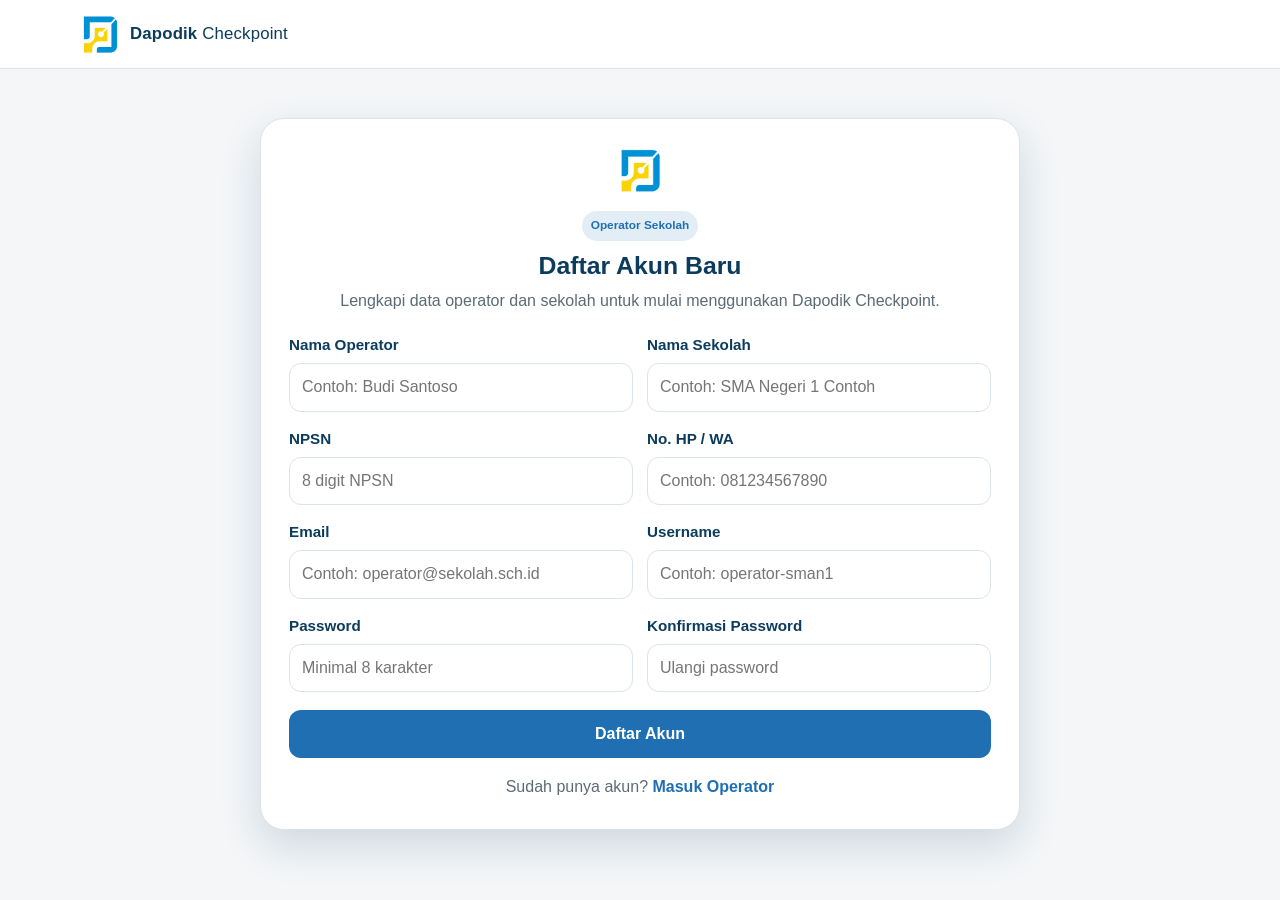
<file: register.html>
<!DOCTYPE html>
<html lang="id">
<head>
  <meta charset="UTF-8" />
  <meta name="viewport" content="width=device-width, initial-scale=1.0" />
  <title>Daftar Akun - Dapodik Checkpoint</title>
  <meta name="description" content="Daftar akun operator sekolah untuk aplikasi Dapodik Checkpoint." />

  <link rel="icon" type="image/png" href="assets/logo-dapodik.png" />
  <link rel="stylesheet" href="css/style.css" />
</head>
<body>
  <header class="site-header">
    <div class="container header-inner">
      <a class="brand" href="index.html">
        <img
          src="assets/logo-dapodik.png"
          alt="Logo Dapodik"
          class="brand-logo"
          onerror="this.style.display='none'"
        />
        <span class="brand-text">
          <strong>Dapodik</strong> Checkpoint
        </span>
      </a>
    </div>
  </header>

  <main class="auth-page">
    <div class="container">
      <div class="auth-card wide">
        <div class="auth-brand">
          <img
            src="assets/logo-dapodik.png"
            alt="Logo Dapodik"
            onerror="this.style.display='none'"
          />
        </div>

        <div class="auth-head">
          <span class="badge badge-blue">Operator Sekolah</span>
          <h1 class="auth-title">Daftar Akun Baru</h1>
          <p class="auth-sub">
            Lengkapi data operator dan sekolah untuk mulai menggunakan Dapodik Checkpoint.
          </p>
        </div>

        <div id="register-message" class="alert" role="alert"></div>

        <form id="register-form" novalidate>
          <div class="form-grid-2">
            <div class="field">
              <label for="register-nama-operator">Nama Operator</label>
              <input
                type="text"
                id="register-nama-operator"
                placeholder="Contoh: Budi Santoso"
              />
            </div>

            <div class="field">
              <label for="register-nama-sekolah">Nama Sekolah</label>
              <input
                type="text"
                id="register-nama-sekolah"
                placeholder="Contoh: SMA Negeri 1 Contoh"
              />
            </div>

            <div class="field">
  <label for="register-npsn">NPSN</label>
  <input
    type="text"
    id="register-npsn"
    inputmode="numeric"
    maxlength="8"
    placeholder="8 digit NPSN"
  />
</div>

            <div class="field">
  <label for="register-no-hp">No. HP / WA</label>
  <input
    type="text"
    id="register-no-hp"
    inputmode="tel"
    placeholder="Contoh: 081234567890"
  />
</div>

            <div class="field">
              <label for="register-email">Email</label>
              <input
                type="email"
                id="register-email"
                autocomplete="email"
                placeholder="Contoh: operator@sekolah.sch.id"
              />
            </div>

            <div class="field">
  <label for="register-username">Username</label>
  <input
    type="text"
    id="register-username"
    autocomplete="username"
    placeholder="Contoh: operator-sman1"
  />
</div>

            <div class="field">
              <label for="register-password">Password</label>
              <input
                type="password"
                id="register-password"
                autocomplete="new-password"
                placeholder="Minimal 8 karakter"
              />
            </div>

            <div class="field">
              <label for="register-confirm-password">Konfirmasi Password</label>
              <input
                type="password"
                id="register-confirm-password"
                autocomplete="new-password"
                placeholder="Ulangi password"
              />
            </div>
          </div>

          <div class="form-actions">
            <button type="submit" id="register-submit" class="btn btn-primary btn-block">
              Daftar Akun
            </button>
          </div>
        </form>

        <div class="auth-footer">
          Sudah punya akun?
          <a class="muted-link" href="login.html?role=operator">Masuk Operator</a>
        </div>
      </div>
    </div>
  </main>

  <script src="js/config.js"></script>
  <script src="js/api.js"></script>
  <script src="js/auth.js"></script>
  <script src="js/notifikasi.js"></script>
</body>
</html>
</file>
<file: css/style.css>
:root {
  --primary-navy: #0B3C5D;
  --secondary-blue: #1F6FB2;
  --accent-red: #C62828;
  --warning-amber: #F9A825;
  --success-green: #2E7D32;
  --orange: #EF6C00;

  --bg: #F4F6F8;
  --white: #FFFFFF;
  --text: #173242;
  --muted: #5B6B76;
  --border: #DDE4E9;

  --shadow: 0 10px 30px rgba(11, 60, 93, 0.08);
  --shadow-strong: 0 16px 40px rgba(11, 60, 93, 0.16);
  --radius: 16px;
  --radius-sm: 12px;
}

* {
  box-sizing: border-box;
}

html {
  scroll-behavior: smooth;
}

body {
  margin: 0;
  font-family: "Inter", "Segoe UI", Tahoma, Geneva, Verdana, sans-serif;
  background: var(--bg);
  color: var(--text);
  line-height: 1.65;
}

img {
  max-width: 100%;
}

button {
  font: inherit;
}

a {
  color: var(--secondary-blue);
}

.container {
  width: min(1120px, 100% - 32px);
  margin: 0 auto;
}

.skip-link {
  position: absolute;
  left: -9999px;
  top: 0;
  z-index: 100;
  background: var(--white);
  color: var(--primary-navy);
  padding: 10px 14px;
  border-radius: 0 0 10px 0;
  text-decoration: none;
  font-weight: 700;
}

.skip-link:focus {
  left: 0;
}

/**
 * Header
 */
.site-header {
  position: sticky;
  top: 0;
  z-index: 50;
  background: rgba(255, 255, 255, 0.96);
  backdrop-filter: blur(8px);
  border-bottom: 1px solid var(--border);
}

.header-inner {
  display: flex;
  align-items: center;
  justify-content: space-between;
  gap: 18px;
  padding: 14px 0;
}

.brand {
  display: inline-flex;
  align-items: center;
  gap: 10px;
  text-decoration: none;
  color: var(--primary-navy);
  font-size: 1.05rem;
  letter-spacing: 0.01em;
}

.brand-logo {
  height: 40px;
  width: auto;
  flex: 0 0 auto;
}

.brand-text strong {
  color: var(--primary-navy);
}

.site-nav {
  display: flex;
  align-items: center;
  gap: 18px;
}

.site-nav a {
  color: var(--muted);
  text-decoration: none;
  font-weight: 650;
  font-size: 0.95rem;
}

.site-nav a:hover,
.site-nav a:focus {
  color: var(--primary-navy);
}

.header-actions {
  display: flex;
  align-items: center;
  gap: 10px;
  flex-wrap: wrap;
}

/**
 * Buttons
 */
.btn {
  display: inline-flex;
  align-items: center;
  justify-content: center;
  min-height: 44px;
  padding: 10px 16px;
  border-radius: 12px;
  border: 1px solid transparent;
  cursor: pointer;
  font-weight: 750;
  text-decoration: none;
  transition: 160ms ease;
  white-space: nowrap;
}

.btn:focus-visible {
  outline: 3px solid rgba(31, 111, 178, 0.28);
  outline-offset: 2px;
}

.btn-primary {
  background: var(--secondary-blue);
  color: var(--white);
}

.btn-primary:hover,
.btn-primary:focus {
  background: #185E98;
}

.btn-outline {
  background: transparent;
  border-color: var(--border);
  color: var(--primary-navy);
}

.btn-outline:hover,
.btn-outline:focus {
  background: rgba(31, 111, 178, 0.08);
  border-color: rgba(31, 111, 178, 0.35);
}

.btn-light {
  background: var(--white);
  color: var(--primary-navy);
}

.btn-light:hover,
.btn-light:focus {
  background: #EDF4F9;
}

.btn-outline-light {
  background: transparent;
  border-color: rgba(255, 255, 255, 0.55);
  color: var(--white);
}

.btn-outline-light:hover,
.btn-outline-light:focus {
  background: rgba(255, 255, 255, 0.12);
}

/**
 * Hero
 */
.hero {
  background:
    radial-gradient(circle at top right, rgba(255,255,255,0.16), transparent 28%),
    linear-gradient(135deg, var(--primary-navy) 0%, var(--secondary-blue) 100%);
  color: var(--white);
  padding: 78px 0 70px;
}

.hero-inner {
  max-width: 820px;
}

.hero-badge {
  display: inline-flex;
  align-items: center;
  padding: 8px 12px;
  border-radius: 999px;
  background: rgba(255, 255, 255, 0.12);
  border: 1px solid rgba(255, 255, 255, 0.18);
  font-size: 0.88rem;
  font-weight: 750;
  letter-spacing: 0.01em;
}

.hero h1 {
  margin: 18px 0 12px;
  font-size: clamp(2.05rem, 4vw, 3.35rem);
  line-height: 1.12;
  letter-spacing: -0.03em;
}

.hero p {
  margin: 0;
  max-width: 780px;
  color: rgba(255, 255, 255, 0.88);
  font-size: 1.03rem;
}

.hero-actions {
  display: flex;
  flex-wrap: wrap;
  gap: 12px;
  margin-top: 28px;
}

.hero-note {
  margin-top: 20px;
  font-size: 0.9rem;
  color: rgba(255, 255, 255, 0.72);
  max-width: 760px;
}

/**
 * Sections
 */
.section {
  padding: 58px 0;
}

.section-alt {
  background: var(--white);
  border-top: 1px solid var(--border);
  border-bottom: 1px solid var(--border);
}

.section-heading {
  max-width: 760px;
  margin-bottom: 26px;
}

.section-heading h2 {
  margin: 0 0 8px;
  color: var(--primary-navy);
  font-size: clamp(1.55rem, 2.4vw, 2.15rem);
  line-height: 1.2;
  letter-spacing: -0.02em;
}

.section-heading p {
  margin: 0;
  color: var(--muted);
}

/**
 * Cards
 */
.grid {
  display: grid;
  gap: 16px;
}

.grid-4 {
  grid-template-columns: repeat(4, minmax(0, 1fr));
}

.card {
  background: var(--white);
  border: 1px solid var(--border);
  border-radius: var(--radius);
  box-shadow: var(--shadow);
  padding: 20px;
}

.card h3 {
  margin: 0 0 8px;
  color: var(--primary-navy);
  font-size: 1.02rem;
}

.card p {
  margin: 0;
  color: var(--muted);
  font-size: 0.95rem;
}

/**
 * Stage grid
 */
.stage-grid {
  display: grid;
  grid-template-columns: repeat(4, minmax(0, 1fr));
  gap: 14px;
}

.stage-item {
  background: var(--bg);
  border: 1px solid var(--border);
  border-radius: var(--radius-sm);
  padding: 16px;
  box-shadow: var(--shadow);
}

.stage-top {
  display: flex;
  align-items: center;
  justify-content: space-between;
  gap: 10px;
  margin-bottom: 10px;
}

.stage-number {
  display: inline-flex;
  align-items: center;
  justify-content: center;
  width: 34px;
  height: 34px;
  border-radius: 999px;
  background: var(--primary-navy);
  color: var(--white);
  font-weight: 800;
  font-size: 0.92rem;
}

.stage-item strong {
  display: block;
  color: var(--primary-navy);
  margin-bottom: 6px;
  line-height: 1.35;
}

.stage-item p {
  margin: 0;
  color: var(--muted);
  font-size: 0.92rem;
}

/**
 * Badges
 */
.badge {
  display: inline-flex;
  align-items: center;
  justify-content: center;
  padding: 5px 9px;
  border-radius: 999px;
  font-size: 0.74rem;
  font-weight: 850;
  white-space: nowrap;
}

.badge-red {
  background: rgba(198, 40, 40, 0.12);
  color: var(--accent-red);
}

.badge-orange {
  background: rgba(239, 108, 0, 0.14);
  color: var(--orange);
}

.badge-yellow {
  background: rgba(249, 168, 37, 0.2);
  color: #916400;
}

.badge-green {
  background: rgba(46, 125, 50, 0.14);
  color: var(--success-green);
}

/**
 * CTA
 */
.cta-box {
  display: flex;
  align-items: center;
  justify-content: space-between;
  gap: 22px;
  padding: 30px;
  border-radius: 24px;
  color: var(--white);
  background:
    radial-gradient(circle at top right, rgba(255,255,255,0.14), transparent 30%),
    linear-gradient(135deg, var(--primary-navy), var(--secondary-blue));
  box-shadow: var(--shadow-strong);
}

.cta-box h2 {
  margin: 0 0 8px;
  font-size: 1.55rem;
  line-height: 1.25;
}

.cta-box p {
  margin: 0;
  color: rgba(255, 255, 255, 0.84);
  max-width: 620px;
}

.cta-actions {
  display: flex;
  gap: 10px;
  flex-wrap: wrap;
}

/**
 * Footer
 */
.site-footer {
  background: var(--white);
  border-top: 1px solid var(--border);
  padding: 24px 0;
}

.footer-inner {
  display: flex;
  align-items: center;
  justify-content: space-between;
  gap: 14px;
  color: var(--muted);
  font-size: 0.92rem;
}

.footer-note {
  max-width: 560px;
  text-align: right;
}

/**
 * Responsive
 */
@media (max-width: 1020px) {
  .grid-4,
  .stage-grid {
    grid-template-columns: repeat(2, minmax(0, 1fr));
  }

  .site-nav {
    display: none;
  }
}

@media (max-width: 640px) {
  .header-inner {
    flex-wrap: wrap;
  }

  .header-actions {
    width: 100%;
  }

  .header-actions .btn {
    flex: 1 1 auto;
  }

  .hero {
    padding: 56px 0 52px;
  }

  .hero-actions .btn {
    width: 100%;
  }

  .grid-4,
  .stage-grid {
    grid-template-columns: 1fr;
  }

  .cta-box {
    flex-direction: column;
    align-items: flex-start;
  }

  .cta-actions {
    width: 100%;
  }

  .cta-actions .btn {
    flex: 1 1 auto;
  }

  .footer-inner {
    flex-direction: column;
    align-items: flex-start;
  }

  .footer-note {
    text-align: left;
  }
}

/**
 * ============================================================
 * AUTH PAGES
 * ============================================================
 */

.auth-page {
  min-height: calc(100vh - 90px);
  display: flex;
  align-items: center;
  padding: 42px 0;
}

.auth-card {
  width: 100%;
  max-width: 520px;
  margin: 0 auto;
  background: var(--white);
  border: 1px solid var(--border);
  border-radius: 24px;
  box-shadow: var(--shadow-strong);
  padding: 28px;
}

.auth-card.wide {
  max-width: 760px;
}

.auth-brand {
  display: flex;
  justify-content: center;
  margin-bottom: 18px;
}

.auth-brand img {
  height: 46px;
  width: auto;
}

.auth-head {
  margin-bottom: 18px;
  text-align: center;
}

.auth-title {
  margin: 10px 0 6px;
  color: var(--primary-navy);
  font-size: 1.55rem;
  line-height: 1.25;
}

.auth-sub {
  margin: 0;
  color: var(--muted);
}

.badge-blue {
  background: rgba(31, 111, 178, 0.12);
  color: var(--secondary-blue);
}

/**
 * Form
 */
.form-grid {
  display: grid;
  gap: 14px;
}

.form-grid-2 {
  display: grid;
  grid-template-columns: 1fr 1fr;
  gap: 14px;
}

.field label {
  display: block;
  margin-bottom: 6px;
  color: var(--primary-navy);
  font-weight: 750;
  font-size: 0.95rem;
}

.field input {
  width: 100%;
  min-height: 46px;
  padding: 10px 12px;
  border: 1px solid var(--border);
  border-radius: 12px;
  font: inherit;
  background: var(--white);
  color: var(--text);
}

.field input:focus {
  outline: 3px solid rgba(31, 111, 178, 0.18);
  border-color: var(--secondary-blue);
}

.field-hint {
  margin: 6px 0 0;
  color: var(--muted);
  font-size: 0.88rem;
}

.form-actions {
  margin-top: 18px;
  display: grid;
  gap: 10px;
}

.btn-block {
  width: 100%;
}

.auth-footer {
  margin-top: 16px;
  text-align: center;
  color: var(--muted);
}

.muted-link {
  color: var(--secondary-blue);
  font-weight: 750;
  text-decoration: none;
}

.muted-link:hover,
.muted-link:focus {
  text-decoration: underline;
}

/**
 * Alerts
 */
.alert {
  display: none;
  padding: 12px 14px;
  border-radius: 12px;
  border: 1px solid transparent;
  margin-bottom: 16px;
  font-weight: 650;
  white-space: pre-wrap;
  word-wrap: break-word;
}

.alert.show {
  display: block;
}

.alert-error {
  background: rgba(198, 40, 40, 0.08);
  border-color: rgba(198, 40, 40, 0.25);
  color: var(--accent-red);
}

.alert-success {
  background: rgba(46, 125, 50, 0.08);
  border-color: rgba(46, 125, 50, 0.25);
  color: var(--success-green);
}

.alert-info {
  background: rgba(31, 111, 178, 0.08);
  border-color: rgba(31, 111, 178, 0.25);
  color: var(--secondary-blue);
}

/**
 * Dashboard placeholder
 */
.profile-list {
  display: grid;
  gap: 10px;
  margin: 18px 0;
}

.profile-item {
  display: flex;
  align-items: center;
  justify-content: space-between;
  gap: 12px;
  border: 1px solid var(--border);
  border-radius: 12px;
  padding: 12px 14px;
  background: var(--bg);
}

.profile-item span {
  color: var(--muted);
  font-weight: 650;
}

.profile-item strong {
  color: var(--primary-navy);
  text-align: right;
  word-break: break-word;
}

@media (max-width: 640px) {
  .form-grid-2 {
    grid-template-columns: 1fr;
  }

  .auth-card {
    padding: 20px;
    border-radius: 18px;
  }

  .profile-item {
    flex-direction: column;
    align-items: flex-start;
  }

  .profile-item strong {
    text-align: left;
  }
}

/**
 * ============================================================
 * DASHBOARD
 * ============================================================
 */

.dashboard-grid {
  display: grid;
  grid-template-columns: 1.2fr 1fr 1fr;
  gap: 16px;
  margin-bottom: 16px;
}

.dashboard-card {
  height: 100%;
}

.dashboard-title {
  margin: 0 0 14px;
  color: var(--primary-navy);
  font-size: 1.12rem;
}

/**
 * Period controls
 */
.period-controls {
  display: grid;
  gap: 14px;
}

.select-input {
  width: 100%;
  min-height: 46px;
  padding: 10px 12px;
  border: 1px solid var(--border);
  border-radius: 12px;
  font: inherit;
  background: var(--white);
  color: var(--text);
}

.select-input:focus {
  outline: 3px solid rgba(31, 111, 178, 0.18);
  border-color: var(--secondary-blue);
}

.btn-group {
  display: flex;
  gap: 10px;
  flex-wrap: wrap;
}

.btn-group .btn {
  flex: 1 1 auto;
}

/**
 * Progress summary
 */
.progress-summary {
  display: grid;
  gap: 12px;
}

.progress-total-percent {
  font-size: 2.1rem;
  font-weight: 900;
  color: var(--primary-navy);
  line-height: 1;
}

.progress-track {
  width: 100%;
  height: 14px;
  border-radius: 999px;
  background: #E5EBF0;
  border: 1px solid var(--border);
  overflow: hidden;
}

.progress-track.small {
  height: 10px;
}

.progress-fill {
  height: 100%;
  border-radius: 999px;
  background: var(--secondary-blue);
  transition: width 220ms ease;
}

.muted {
  color: var(--muted);
  font-size: 0.95rem;
}

/**
 * Stage list
 */
.stage-list {
  display: grid;
  gap: 12px;
}

.stage-row {
  display: grid;
  gap: 10px;
  border: 1px solid var(--border);
  border-radius: 14px;
  padding: 14px;
  background: var(--bg);
}

.stage-info {
  display: flex;
  align-items: center;
  justify-content: space-between;
  gap: 12px;
}

.stage-info strong {
  color: var(--primary-navy);
}

.stage-info span {
  color: var(--muted);
  font-size: 0.9rem;
  white-space: nowrap;
}

/**
 * Responsive dashboard
 */
@media (max-width: 1020px) {
  .dashboard-grid {
    grid-template-columns: 1fr;
  }
}

@media (max-width: 640px) {
  .stage-info {
    flex-direction: column;
    align-items: flex-start;
  }

  .stage-info span {
    white-space: normal;
  }
}

/**
 * ============================================================
 * CHECKLIST PAGE
 * ============================================================
 */

.checklist-toolbar {
  margin-bottom: 16px;
}

.toolbar-grid {
  display: grid;
  grid-template-columns: 180px 220px 1fr;
  gap: 14px;
  margin-bottom: 14px;
}

.radio-group {
  display: flex;
  gap: 10px;
  flex-wrap: wrap;
}

.radio-pill {
  display: inline-flex;
  align-items: center;
  gap: 8px;
  padding: 10px 14px;
  border: 1px solid var(--border);
  border-radius: 12px;
  background: var(--white);
  cursor: pointer;
  font-weight: 700;
  color: var(--primary-navy);
}

.radio-pill input {
  accent-color: var(--secondary-blue);
}

.checklist-progress-summary {
  margin-top: 14px;
}

/**
 * Layout checklist
 */
.checklist-layout {
  display: grid;
  grid-template-columns: 300px 1fr;
  gap: 16px;
  align-items: start;
}

.checklist-sidebar {
  position: sticky;
  top: 84px;
  display: grid;
  gap: 10px;
  max-height: calc(100vh - 110px);
  overflow-y: auto;
  padding-bottom: 6px;
}

.checklist-content {
  display: grid;
  gap: 14px;
}

/**
 * Stage tabs
 */
.stage-tab {
  width: 100%;
  text-align: left;
  display: grid;
  grid-template-columns: 36px 1fr auto;
  gap: 10px;
  align-items: center;
  padding: 12px;
  border-radius: 14px;
  border: 1px solid var(--border);
  background: var(--white);
  cursor: pointer;
  transition: 160ms ease;
}

.stage-tab:hover {
  border-color: rgba(31, 111, 178, 0.35);
  background: #F6FAFD;
}

.stage-tab.active {
  border-color: var(--secondary-blue);
  box-shadow: 0 0 0 3px rgba(31, 111, 178, 0.12);
}

.stage-tab-number {
  display: inline-flex;
  align-items: center;
  justify-content: center;
  width: 34px;
  height: 34px;
  border-radius: 999px;
  background: var(--primary-navy);
  color: var(--white);
  font-weight: 800;
  font-size: 0.9rem;
}

.stage-tab-label {
  color: var(--primary-navy);
  font-weight: 750;
  line-height: 1.3;
}

.stage-tab-percent {
  color: var(--muted);
  font-size: 0.88rem;
  font-weight: 800;
  white-space: nowrap;
}

/**
 * Checklist card & item
 */
.checklist-card h3 {
  margin: 0 0 12px;
  color: var(--primary-navy);
  font-size: 1.05rem;
}

.checklist-item {
  display: grid;
  grid-template-columns: auto 1fr;
  gap: 12px;
  padding: 14px;
  border: 1px solid var(--border);
  border-radius: 14px;
  background: var(--bg);
  margin-bottom: 10px;
}

.checklist-item.checked {
  background: rgba(46, 125, 50, 0.06);
  border-color: rgba(46, 125, 50, 0.22);
}

.checklist-item-control {
  padding-top: 2px;
}

.checklist-item-control input[type="checkbox"] {
  width: 20px;
  height: 20px;
  accent-color: var(--success-green);
  cursor: pointer;
}

.checklist-item-title {
  display: block;
  color: var(--primary-navy);
  font-weight: 800;
  cursor: pointer;
}

.checklist-item-help {
  margin: 6px 0 8px;
  color: var(--muted);
  font-size: 0.92rem;
}

.checklist-item-note {
  width: 100%;
  min-height: 54px;
  resize: vertical;
  padding: 9px 10px;
  border: 1px solid var(--border);
  border-radius: 10px;
  font: inherit;
  background: var(--white);
  color: var(--text);
}

.checklist-item-note:focus {
  outline: 3px solid rgba(31, 111, 178, 0.16);
  border-color: var(--secondary-blue);
}

/**
 * Responsive checklist
 */
@media (max-width: 1020px) {
  .toolbar-grid {
    grid-template-columns: 1fr;
  }

  .checklist-layout {
    grid-template-columns: 1fr;
  }

  .checklist-sidebar {
    position: relative;
    top: 0;
    display: flex;
    gap: 10px;
    overflow-x: auto;
    padding-bottom: 10px;
    max-height: none;
  }

  .stage-tab {
    min-width: 230px;
    flex: 0 0 auto;
  }
}

@media (max-width: 640px) {
  .checklist-item {
    grid-template-columns: 1fr;
  }

  .checklist-item-control {
    display: flex;
    align-items: center;
    gap: 10px;
  }

  .checklist-item-title {
    cursor: default;
  }
}

/**
 * ============================================================
 * CHECKLIST SUBSECTION ACCORDION
 * ============================================================
 */

.checklist-subsection {
  padding: 0;
  overflow: hidden;
}

.subsection-header {
  width: 100%;
  display: flex;
  align-items: center;
  justify-content: space-between;
  gap: 12px;
  padding: 16px;
  background: var(--white);
  border: 0;
  cursor: pointer;
  text-align: left;
  font: inherit;
  transition: background 160ms ease;
}

.subsection-header:hover,
.subsection-header:focus-visible {
  background: #F6FAFD;
}

.subsection-title {
  display: flex;
  align-items: center;
  gap: 10px;
  flex-wrap: wrap;
}

.subsection-title h3 {
  margin: 0;
  color: var(--primary-navy);
  font-size: 1.02rem;
}

.subsection-count {
  display: inline-flex;
  align-items: center;
  padding: 4px 9px;
  border-radius: 999px;
  border: 1px solid var(--border);
  background: var(--bg);
  color: var(--muted);
  font-size: 0.85rem;
  font-weight: 800;
  white-space: nowrap;
}

.subsection-chevron {
  color: var(--muted);
  font-size: 1rem;
  transition: transform 180ms ease;
}

.checklist-subsection.collapsed .subsection-chevron {
  transform: rotate(-90deg);
}

.subsection-body {
  padding: 0 16px 16px;
  display: grid;
  gap: 10px;
}

.subsection-body .checklist-item {
  margin-bottom: 0;
}

.hidden {
  display: none !important;
}

@media (max-width: 640px) {
  .subsection-header {
    padding: 14px;
  }

  .subsection-body {
    padding: 0 14px 14px;
  }
}

/**
 * ============================================================
 * AUTO-SAVE STATUS
 * ============================================================
 */

.autosave-status {
  margin-top: 6px;
  font-size: 0.9rem;
  color: var(--muted);
}

/**
 * ============================================================
 * RIWAYAT PAGE
 * ============================================================
 */

.riwayat-toolbar {
  display: flex;
  align-items: center;
  justify-content: space-between;
  gap: 16px;
  margin-bottom: 16px;
}

.riwayat-toolbar .section-heading {
  margin-bottom: 0;
}

.riwayat-list {
  display: grid;
  gap: 14px;
}

.riwayat-card {
  padding: 0;
  overflow: hidden;
}

.riwayat-header {
  width: 100%;
  display: flex;
  align-items: center;
  justify-content: space-between;
  gap: 12px;
  padding: 16px;
  background: var(--white);
  border: 0;
  cursor: pointer;
  text-align: left;
  font: inherit;
}

.riwayat-header:hover,
.riwayat-header:focus-visible {
  background: #F6FAFD;
}

.riwayat-title {
  display: grid;
  gap: 6px;
}

.riwayat-title strong {
  color: var(--primary-navy);
  font-size: 1.02rem;
}

.riwayat-meta {
  display: flex;
  align-items: center;
  gap: 8px;
  flex-wrap: wrap;
}

.riwayat-body {
  padding: 16px;
  border-top: 1px solid var(--border);
  display: grid;
  gap: 10px;
  background: var(--bg);
}

.badge-grey {
  background: rgba(91, 107, 118, 0.12);
  color: var(--muted);
}

@media (max-width: 640px) {
  .riwayat-toolbar {
    flex-direction: column;
    align-items: flex-start;
  }
}

/**
 * ============================================================
 * PROFIL PAGE
 * ============================================================
 */

.profil-grid {
  display: grid;
  grid-template-columns: 1fr 1fr;
  gap: 16px;
  align-items: start;
}

@media (max-width: 900px) {
  .profil-grid {
    grid-template-columns: 1fr;
  }
}

/**
 * ============================================================
 * ADMIN PAGE
 * ============================================================
 */

.admin-stats {
  display: grid;
  grid-template-columns: repeat(4, minmax(0, 1fr));
  gap: 14px;
  margin-bottom: 16px;
}

.stat-card {
  padding: 18px;
}

.stat-value {
  font-size: 1.9rem;
  font-weight: 900;
  color: var(--primary-navy);
  line-height: 1.2;
}

.stat-label {
  margin-top: 4px;
  color: var(--muted);
  font-size: 0.92rem;
}

.admin-toolbar {
  display: flex;
  align-items: center;
  justify-content: space-between;
  gap: 16px;
  margin-bottom: 16px;
}

.admin-toolbar .section-heading {
  margin-bottom: 0;
}

.admin-toolbar-actions {
  display: flex;
  align-items: center;
  gap: 10px;
  flex-wrap: wrap;
}

.admin-toolbar-actions input {
  min-width: 280px;
}

.table-wrap {
  overflow-x: auto;
}

.admin-table {
  width: 100%;
  border-collapse: collapse;
  min-width: 900px;
}

.admin-table th {
  text-align: left;
  padding: 10px 12px;
  background: var(--primary-navy);
  color: var(--white);
  font-size: 0.88rem;
  white-space: nowrap;
}

.admin-table td {
  padding: 10px 12px;
  border-bottom: 1px solid var(--border);
  vertical-align: middle;
}

.admin-table tbody tr:nth-child(even) {
  background: #FAFBFC;
}

.admin-table tbody tr:hover {
  background: #F2F8FD;
}

.btn-small {
  min-height: 36px;
  padding: 6px 10px;
  font-size: 0.88rem;
}

@media (max-width: 1020px) {
  .admin-stats {
    grid-template-columns: repeat(2, minmax(0, 1fr));
  }
}

@media (max-width: 640px) {
  .admin-stats {
    grid-template-columns: 1fr;
  }

  .admin-toolbar {
    flex-direction: column;
    align-items: flex-start;
  }

  .admin-toolbar-actions {
    width: 100%;
  }

  .admin-toolbar-actions input {
    width: 100%;
    min-width: auto;
  }
}

/**
 * ============================================================
 * EXPORT PAGE
 * ============================================================
 */

.export-preview {
  display: grid;
  grid-template-columns: repeat(4, minmax(0, 1fr));
  gap: 12px;
}

.export-stat {
  border: 1px solid var(--border);
  border-radius: 12px;
  padding: 12px;
  background: var(--bg);
}

.export-stat strong {
  display: block;
  font-size: 1.25rem;
  color: var(--primary-navy);
  line-height: 1.3;
}

.export-stat span {
  color: var(--muted);
  font-size: 0.9rem;
}

@media (max-width: 900px) {
  .export-preview {
    grid-template-columns: repeat(2, minmax(0, 1fr));
  }
}

@media (max-width: 560px) {
  .export-preview {
    grid-template-columns: 1fr;
  }
}

/**
 * ============================================================
 * COMPARE PERIODS
 * ============================================================
 */

.hidden {
  display: none !important;
}

.compare-controls {
  display: grid;
  grid-template-columns: 1fr 1fr 220px;
  gap: 12px;
  align-items: end;
}

.compare-result {
  display: grid;
  gap: 14px;
  margin-top: 16px;
}

.compare-summary {
  display: grid;
  grid-template-columns: repeat(3, minmax(0, 1fr));
  gap: 12px;
}

.compare-card {
  display: grid;
  gap: 4px;
  border: 1px solid var(--border);
  border-radius: 12px;
  padding: 12px;
  background: var(--bg);
}

.compare-card-label {
  color: var(--muted);
  font-size: 0.88rem;
  font-weight: 750;
}

.compare-card strong {
  font-size: 1.3rem;
  color: var(--primary-navy);
}

.compare-table {
  width: 100%;
  border-collapse: collapse;
  min-width: 700px;
}

.compare-table th {
  text-align: left;
  padding: 10px 12px;
  background: var(--primary-navy);
  color: var(--white);
  font-size: 0.88rem;
  white-space: nowrap;
}

.compare-table td {
  padding: 10px 12px;
  border-bottom: 1px solid var(--border);
  vertical-align: middle;
}

.compare-table tbody tr:nth-child(even) {
  background: #FAFBFC;
}

.compare-table tbody tr:hover {
  background: #F2F8FD;
}

.compare-total {
  background: #F2F8FD !important;
  font-weight: 850;
}

.compare-delta-up {
  color: var(--success-green);
  font-weight: 850;
}

.compare-delta-down {
  color: var(--accent-red);
  font-weight: 850;
}

.compare-delta-flat {
  color: var(--muted);
  font-weight: 850;
}

@media (max-width: 900px) {
  .compare-controls {
    grid-template-columns: 1fr;
  }

  .compare-summary {
    grid-template-columns: 1fr;
  }
}

/**
 * ============================================================
 * COMPARE EXPORT ACTIONS
 * ============================================================
 */

.compare-export-actions {
  display: flex;
  gap: 10px;
  flex-wrap: wrap;
  margin-top: 14px;
}

@media (max-width: 640px) {
  .compare-export-actions .btn {
    flex: 1 1 auto;
  }
}

/**
 * ============================================================
 * DROPDOWN MENU & SECTION CLOSE
 * ============================================================
 */

.dropdown-container {
  position: relative;
  display: inline-block;
}

.dropdown-menu {
  position: absolute;
  top: 100%;
  right: 0;
  z-index: 1000;
  min-width: 260px;
  background: var(--white);
  border: 1px solid var(--border);
  border-radius: 12px;
  box-shadow: var(--shadow-strong);
  margin-top: 8px;
  padding: 8px;
  display: grid;
  gap: 4px;
}

.dropdown-item {
  width: 100%;
  text-align: left;
  padding: 12px 16px;
  border: 0;
  background: transparent;
  border-radius: 8px;
  cursor: pointer;
  font: inherit;
  color: var(--primary-navy);
  font-weight: 600;
  transition: background 160ms ease;
}

.dropdown-item:hover,
.dropdown-item:focus {
  background: var(--bg);
  outline: none;
}

.section-header-with-close {
  display: flex;
  align-items: center;
  justify-content: space-between;
  margin-bottom: 16px;
}

.section-header-with-close h2 {
  margin: 0;
}

.btn-close-section {
  width: 36px;
  height: 36px;
  border: 0;
  background: var(--bg);
  border-radius: 8px;
  cursor: pointer;
  font-size: 1.5rem;
  line-height: 1;
  color: var(--muted);
  display: flex;
  align-items: center;
  justify-content: center;
  transition: background 160ms ease;
}

.btn-close-section:hover,
.btn-close-section:focus {
  background: var(--border);
  color: var(--accent-red);
  outline: none;
}

@media (max-width: 640px) {
  .dropdown-menu {
    min-width: 200px;
  }
}

/**
 * ============================================================
 * ALERT MULTI-LINE SUPPORT
 * ============================================================
 */

.alert {
  white-space: pre-wrap;
  word-wrap: break-word;
}

/**
 * ============================================================
 * NOTIFIKASI TOAST
 * ============================================================
 */

.notif-container {
  position: fixed;
  top: 16px;
  right: 16px;
  z-index: 3000;
  display: flex;
  flex-direction: column;
  gap: 10px;
  max-width: 380px;
  width: calc(100% - 32px);
}

.notif-item {
  display: flex;
  gap: 10px;
  align-items: flex-start;
  background: var(--white);
  border-radius: 12px;
  box-shadow: 0 10px 30px rgba(11, 60, 93, 0.18);
  padding: 12px 14px;
  border-left: 4px solid transparent;
  opacity: 0;
  transform: translateX(20px);
  transition: all 0.25s ease;
}

.notif-item.show {
  opacity: 1;
  transform: translateX(0);
}

.notif-item.hide {
  opacity: 0;
  transform: translateX(20px);
}

.notif-success {
  border-left-color: var(--success-green);
}

.notif-error {
  border-left-color: var(--accent-red);
}

.notif-info {
  border-left-color: var(--secondary-blue);
}

.notif-icon {
  font-size: 1.1rem;
}

.notif-body {
  flex: 1;
}

.notif-title {
  font-weight: 800;
  color: var(--primary-navy);
  margin-bottom: 2px;
}

.notif-message {
  color: var(--muted);
  font-size: 0.9rem;
  white-space: pre-wrap;
  word-wrap: break-word;
}

.notif-close {
  border: 0;
  background: transparent;
  font-size: 1.3rem;
  color: var(--muted);
  cursor: pointer;
  line-height: 1;
  padding: 0;
}

/**
 * ============================================================
 * MODAL KONFIRMASI
 * ============================================================
 */

.modal-overlay {
  position: fixed;
  inset: 0;
  background: rgba(11, 60, 93, 0.5);
  z-index: 4000;
  display: flex;
  align-items: center;
  justify-content: center;
  padding: 16px;
}

.modal-box {
  background: var(--white);
  border-radius: 16px;
  max-width: 440px;
  width: 100%;
  padding: 20px;
  box-shadow: 0 20px 60px rgba(0, 0, 0, 0.3);
}

.modal-title {
  font-size: 1.1rem;
  font-weight: 800;
  color: var(--primary-navy);
  margin-bottom: 10px;
}

.modal-message {
  color: var(--text);
  white-space: pre-wrap;
  word-wrap: break-word;
  margin-bottom: 16px;
}

.modal-actions {
  display: flex;
  gap: 10px;
  justify-content: flex-end;
}

/**
 * ============================================================
 * HERO DUA KOLOM + KARTU COUNTDOWN BOSP
 * ============================================================
 */

.hero-inner {
  display: grid;
  grid-template-columns: 1.15fr 0.85fr;
  gap: 48px;
  align-items: center;
  max-width: 1120px;
}

.hero-left {
  max-width: 640px;
}

.hero-right {
  display: flex;
  justify-content: center;
}

/**
 * Kartu countdown (terang, seperti referensi)
 */

.bosp-card {
  background: #F2F5F9;
  border-radius: 18px;
  padding: 24px;
  width: 100%;
  max-width: 420px;
  color: var(--primary-navy);
  box-shadow: 0 20px 50px rgba(0, 0, 0, 0.25);
}

.bosp-head {
  display: flex;
  align-items: center;
  gap: 12px;
  margin-bottom: 18px;
}

.bosp-icon {
  flex: 0 0 auto;
  width: 44px;
  height: 44px;
  border-radius: 12px;
  background: linear-gradient(135deg, var(--secondary-blue), var(--primary-navy));
  color: var(--white);
  display: flex;
  align-items: center;
  justify-content: center;
  font-size: 1.25rem;
}

.bosp-title {
  font-weight: 800;
  font-size: 0.98rem;
  line-height: 1.4;
  color: var(--primary-navy);
}

.bosp-timer {
  display: grid;
  grid-template-columns: repeat(4, 1fr);
  gap: 10px;
}

.bosp-unit {
  background: #DDE4EC;
  border-radius: 12px;
  padding: 12px 6px;
  text-align: center;
}

.bosp-value {
  font-size: 1.45rem;
  font-weight: 900;
  color: var(--primary-navy);
  line-height: 1.2;
}

.bosp-label {
  margin-top: 2px;
  font-size: 0.68rem;
  letter-spacing: 0.08em;
  text-transform: uppercase;
  color: var(--muted);
}

.bosp-date {
  margin-top: 16px;
  text-align: center;
  font-size: 0.9rem;
  color: var(--muted);
}

.bosp-expired {
  margin-top: 16px;
  text-align: center;
  font-weight: 800;
  color: var(--accent-red);
}

/**
 * Responsive: tumpuk menjadi satu kolom di layar kecil
 */

@media (max-width: 960px) {
  .hero-inner {
    grid-template-columns: 1fr;
    gap: 32px;
  }

  .hero-right {
    justify-content: flex-start;
  }

  .bosp-card {
    max-width: 480px;
  }
}

/**
 * ============================================================
 * BULLET LINE BREAK PADA HELP TEXT CHECKLIST
 * ============================================================
 * Membuat karakter \n dirender sebagai baris baru,
 * sehingga setiap bullet "•" tampil di baris sendiri.
 */

.checklist-item-help {
  white-space: pre-line;
}

/**
 * ============================================================
 * TOMBOL EKSPOR PERBANDINGAN
 * ============================================================
 */

.compare-export-actions {
  display: flex;
  gap: 10px;
  flex-wrap: wrap;
  margin-top: 14px;
}

@media (max-width: 640px) {
  .compare-export-actions .btn {
    flex: 1 1 auto;
  }
}
</file>
